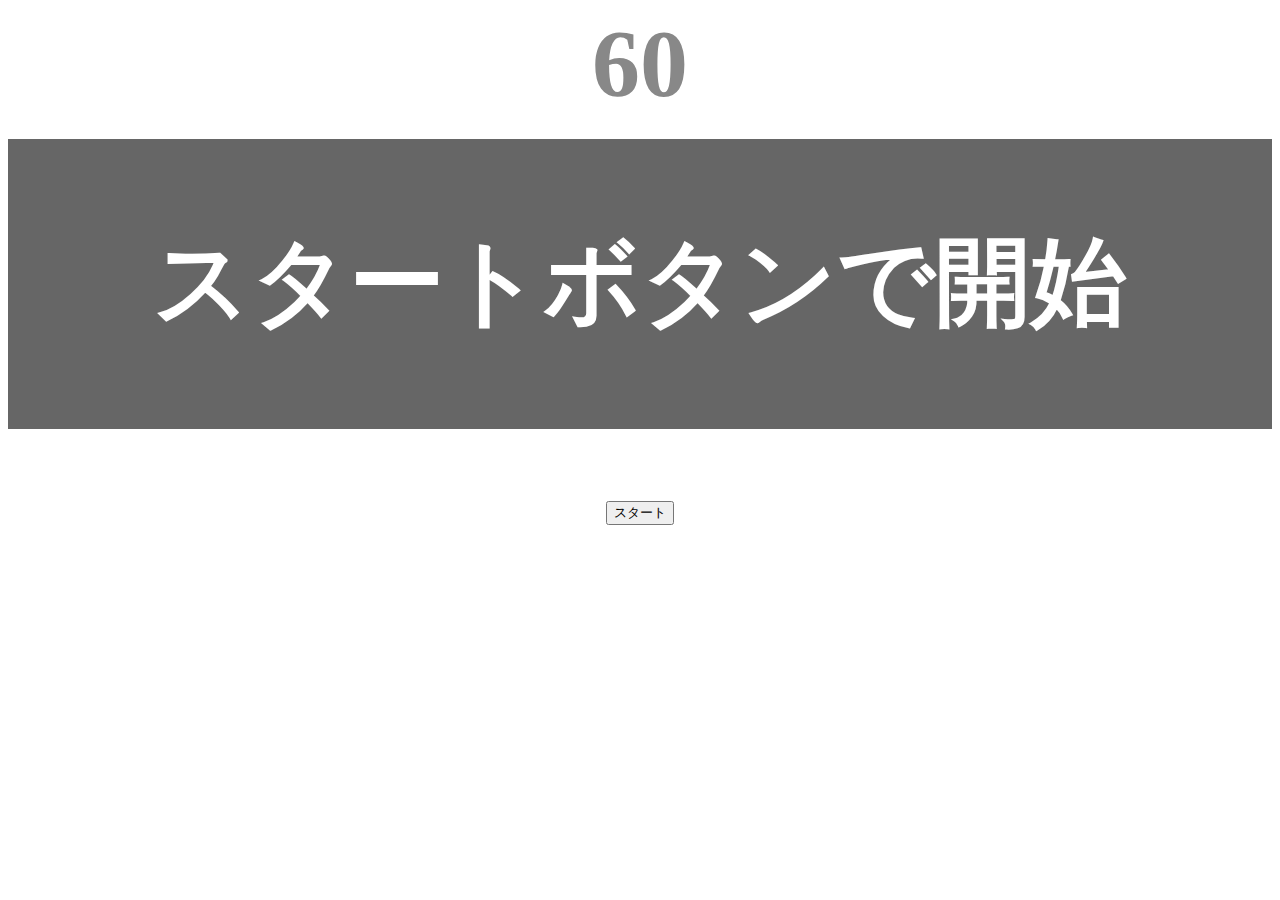
<file: kadai_001/index.html>
<!DOCTYPE html>
<html lang="ja">
<head>
  <meta charset="UTF-8">
  <meta name="viewport" content="width=device-width, initial-scale=1.0">
  <meta name="description" content="【JavaScript応用編】簡易的なタイピングゲームです">
  <title>タイピングゲーム</title>
  <link rel="stylesheet" href="./style.css">
</head>
<body>

  <p id="count" class="count">60</p>
  <div id="wrap" class="wrap">
    <span id="typed" class="typed"></span><span id="untyped"></span>
  </div>
  <div id="typedCount"></div>
  <button id="start">スタート</button>

  <script type="text/javascript" src="./main.js"></script>
</body>
</html>
</file>
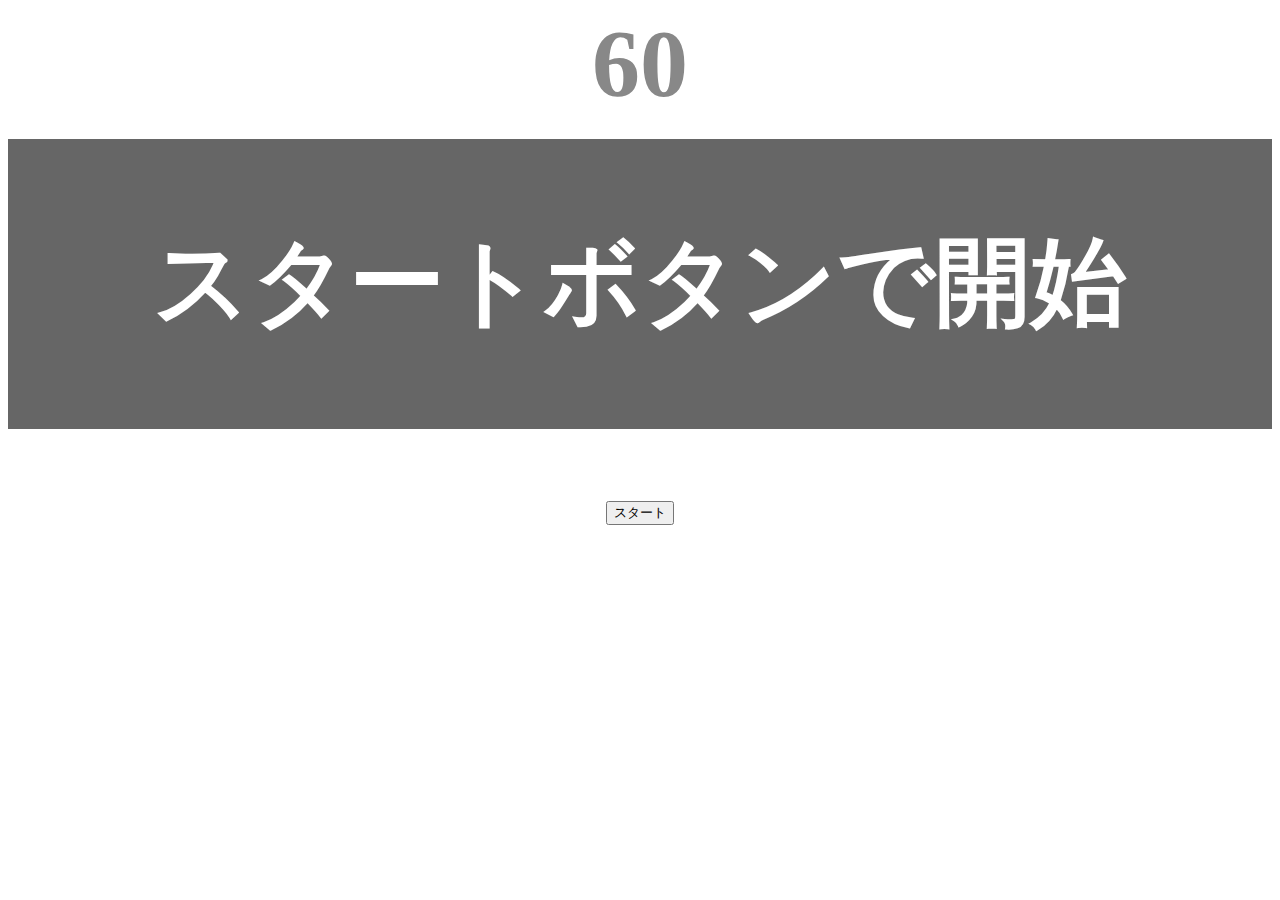
<file: kadai_002/index.html>
<!DOCTYPE html>
<html lang="ja">
<head>
  <meta charset="UTF-8">
  <meta name="viewport" content="width=device-width, initial-scale=1.0">
  <meta name="description" content="【JavaScript応用編】簡易的なタイピングゲームです">
  <title>タイピングゲーム</title>
  <link rel="stylesheet" href="./style.css">
</head>
<body>

  <p id="count" class="count">60</p>
  <div id="wrap" class="wrap">
    <span id="typed" class="typed"></span><span id="untyped"></span>
    <div id="timeup">タイムアップ！</div>
  </div>
  <div id="typedCount"></div>
  <button id="start">スタート</button>
  
  <script type="text/javascript" src="./main.js"></script>
</body>
</html>
</file>
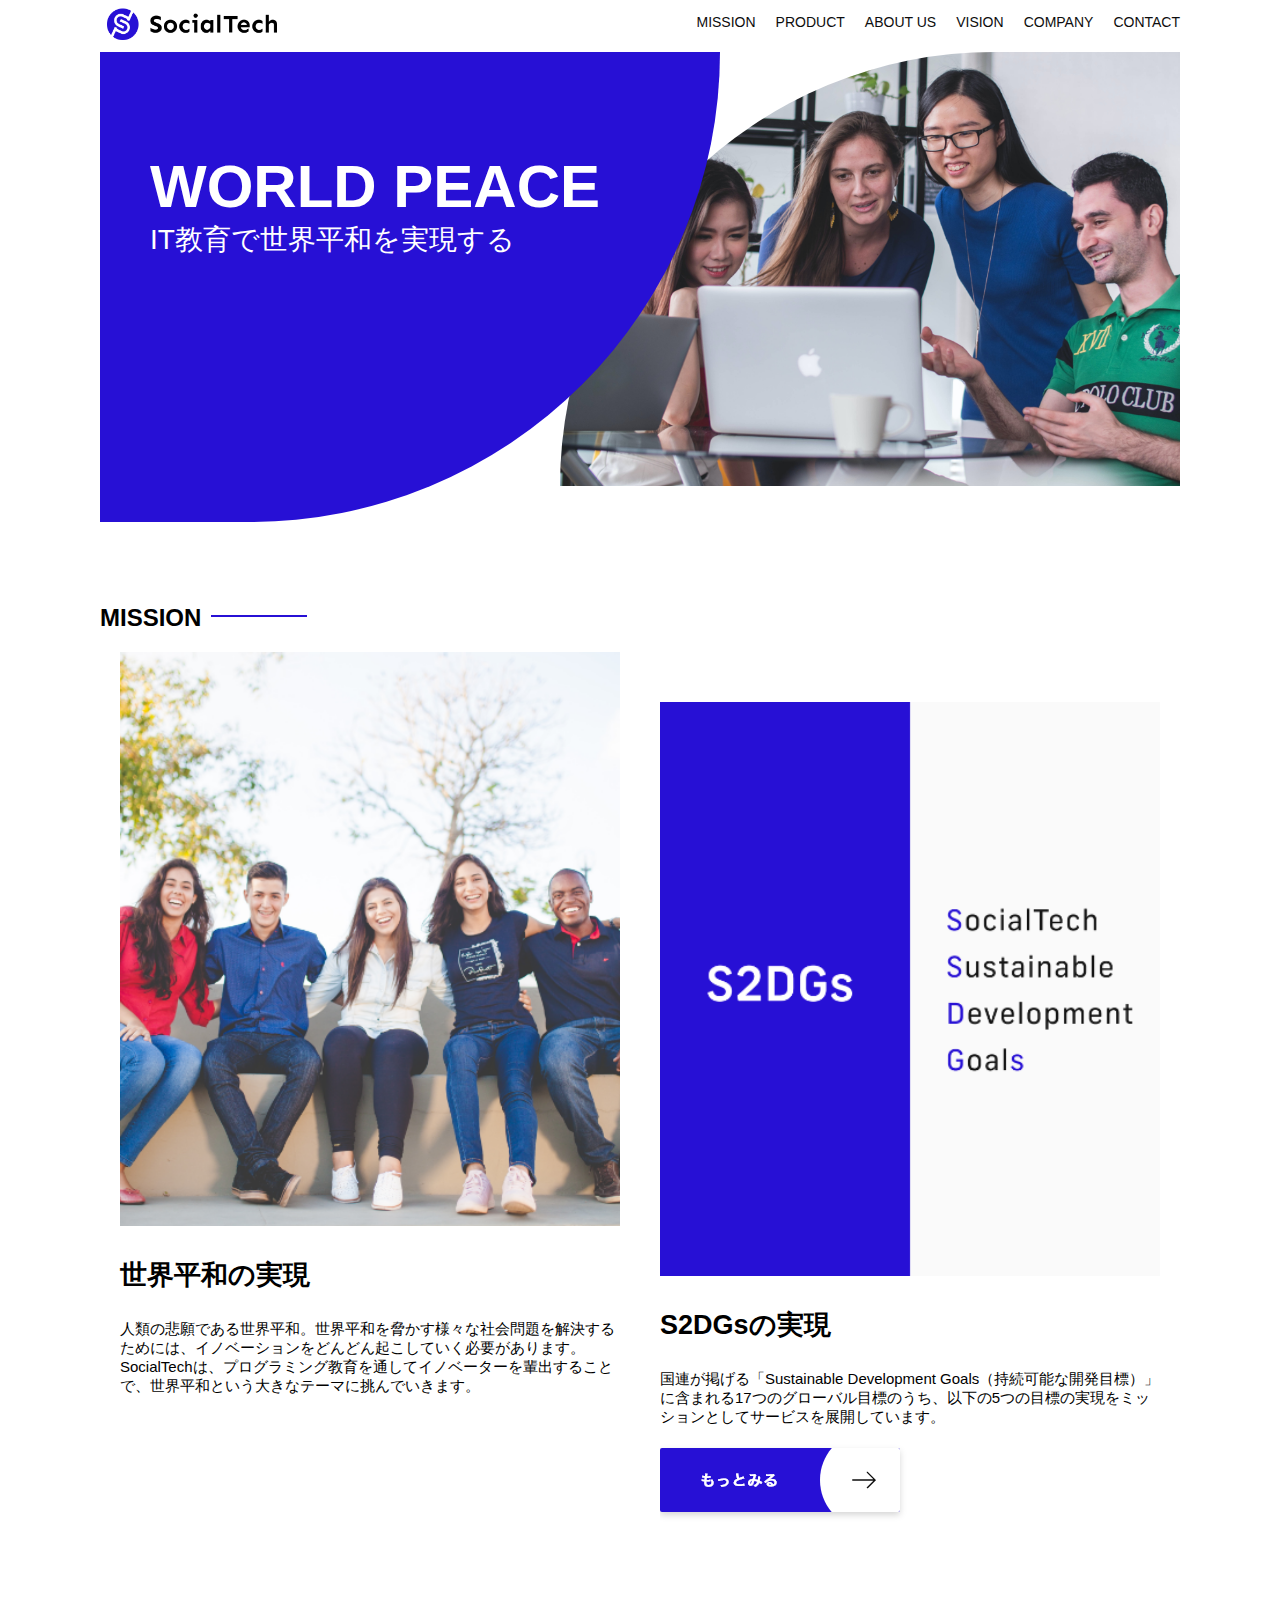
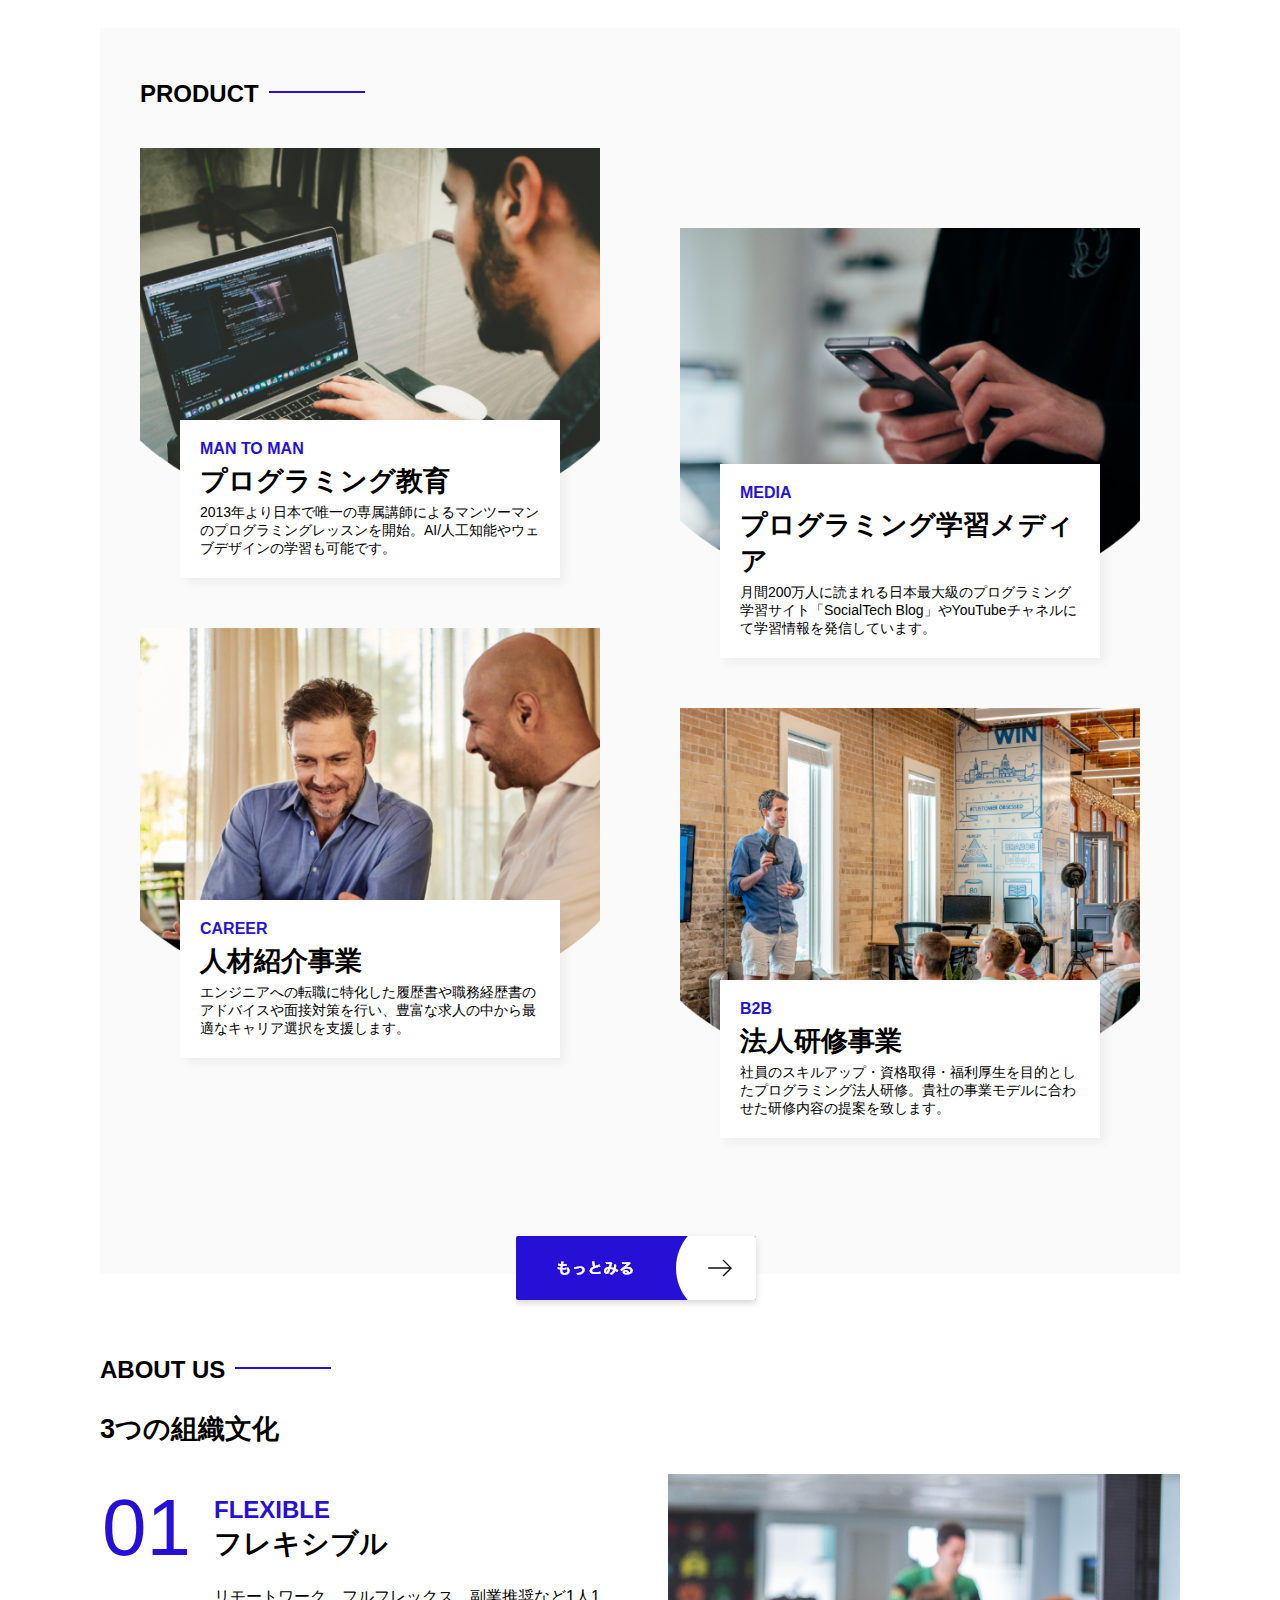
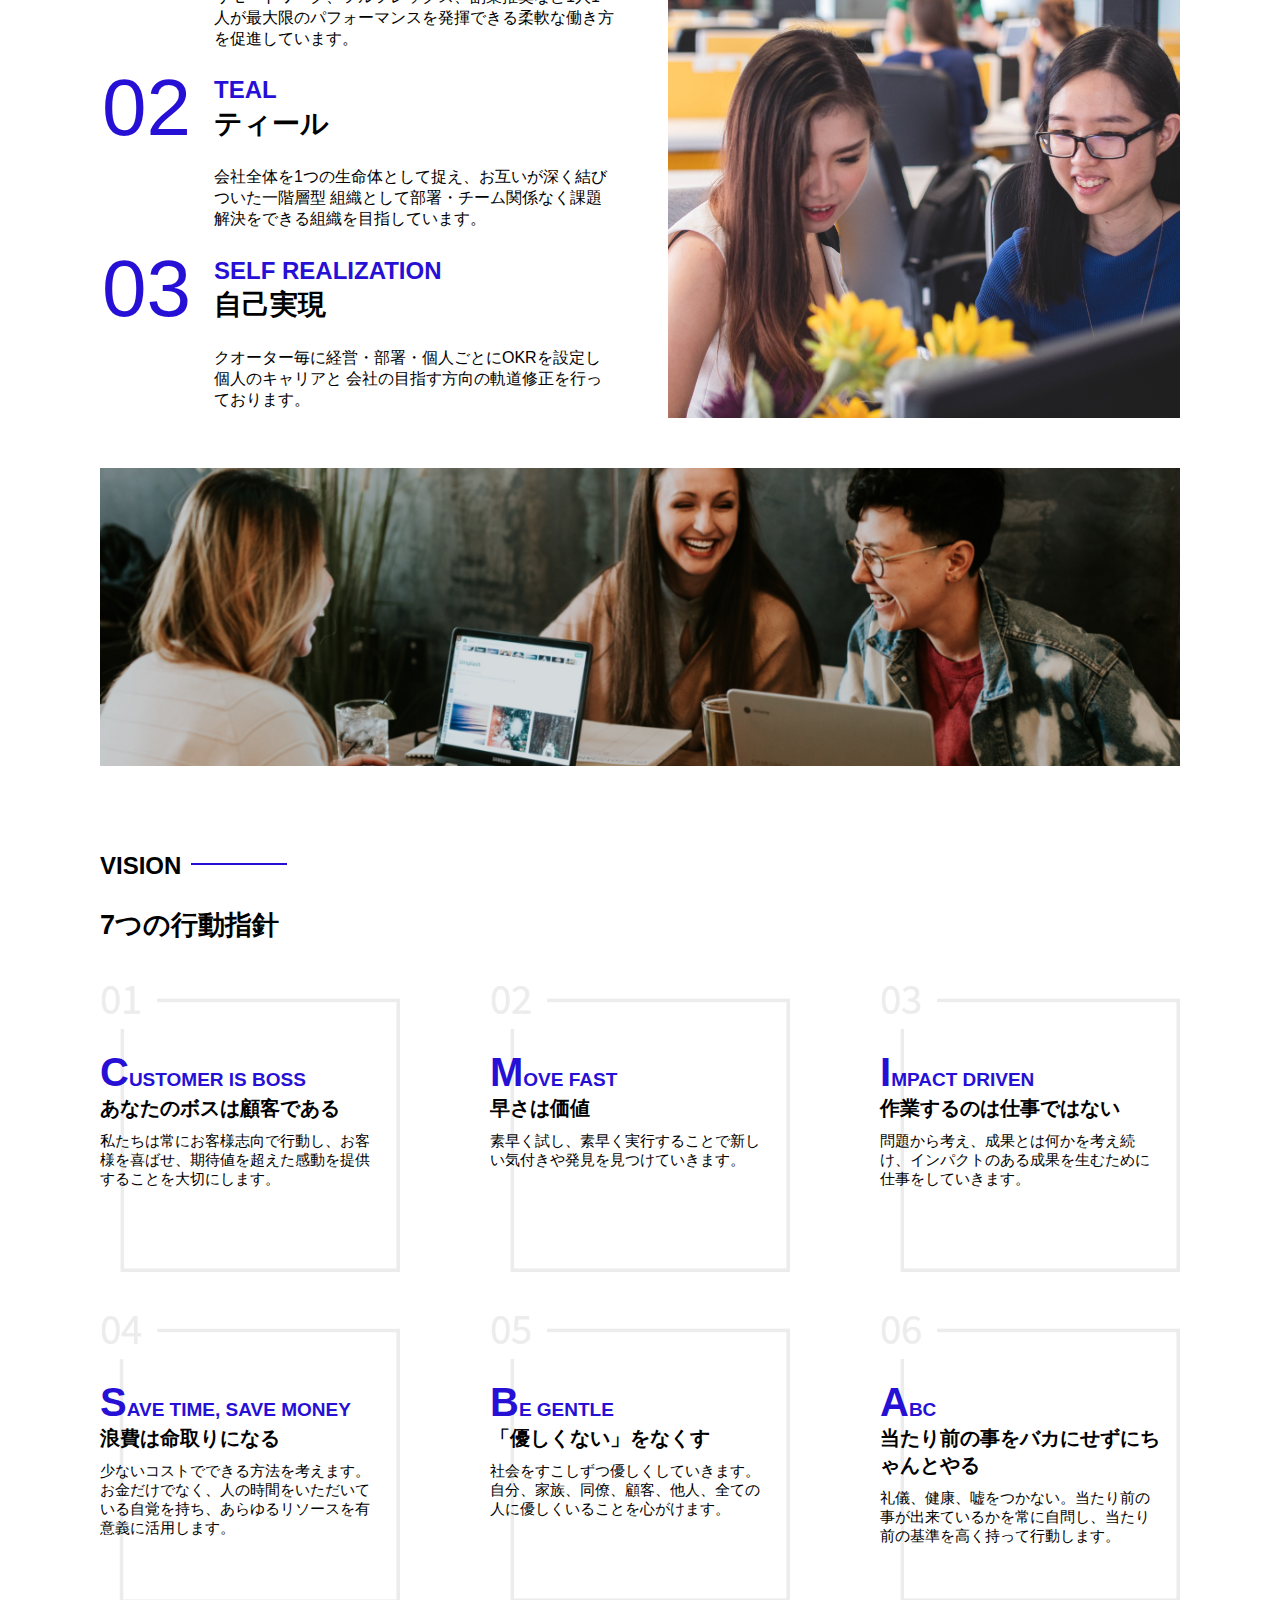
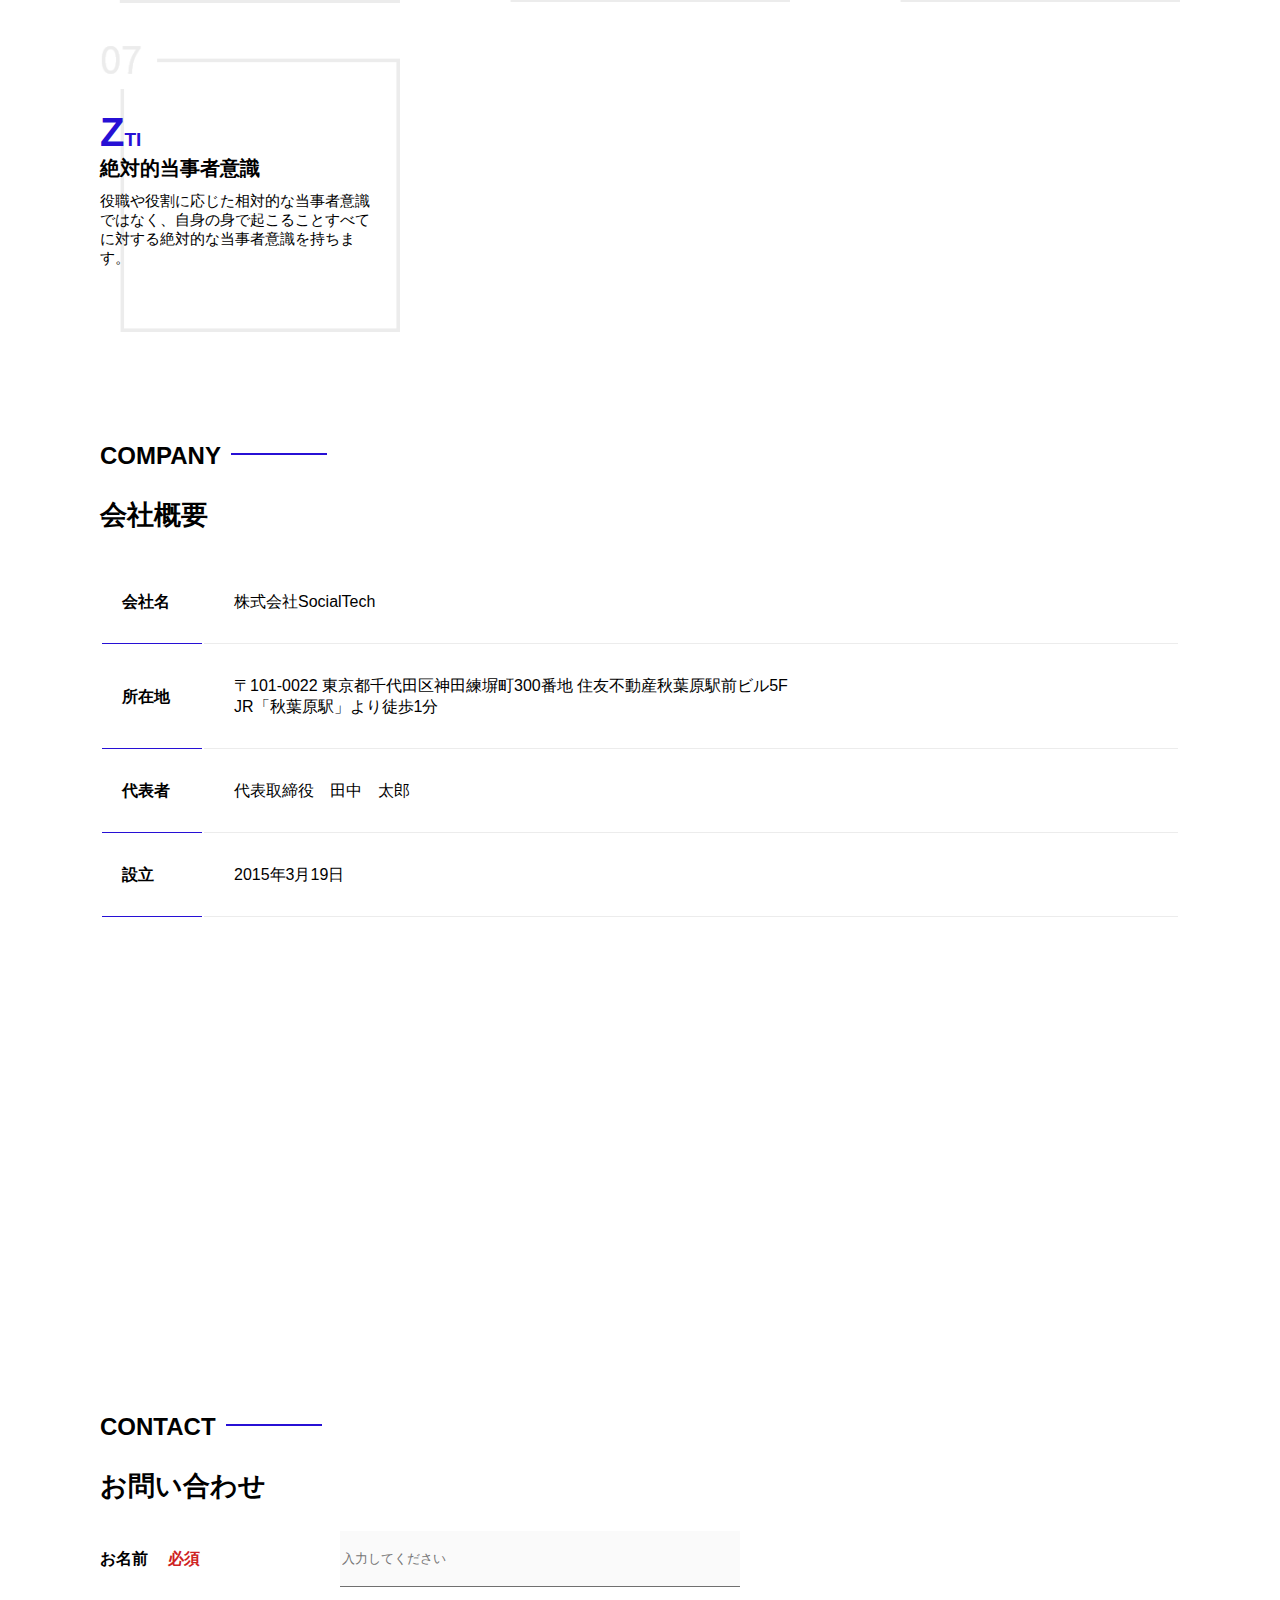
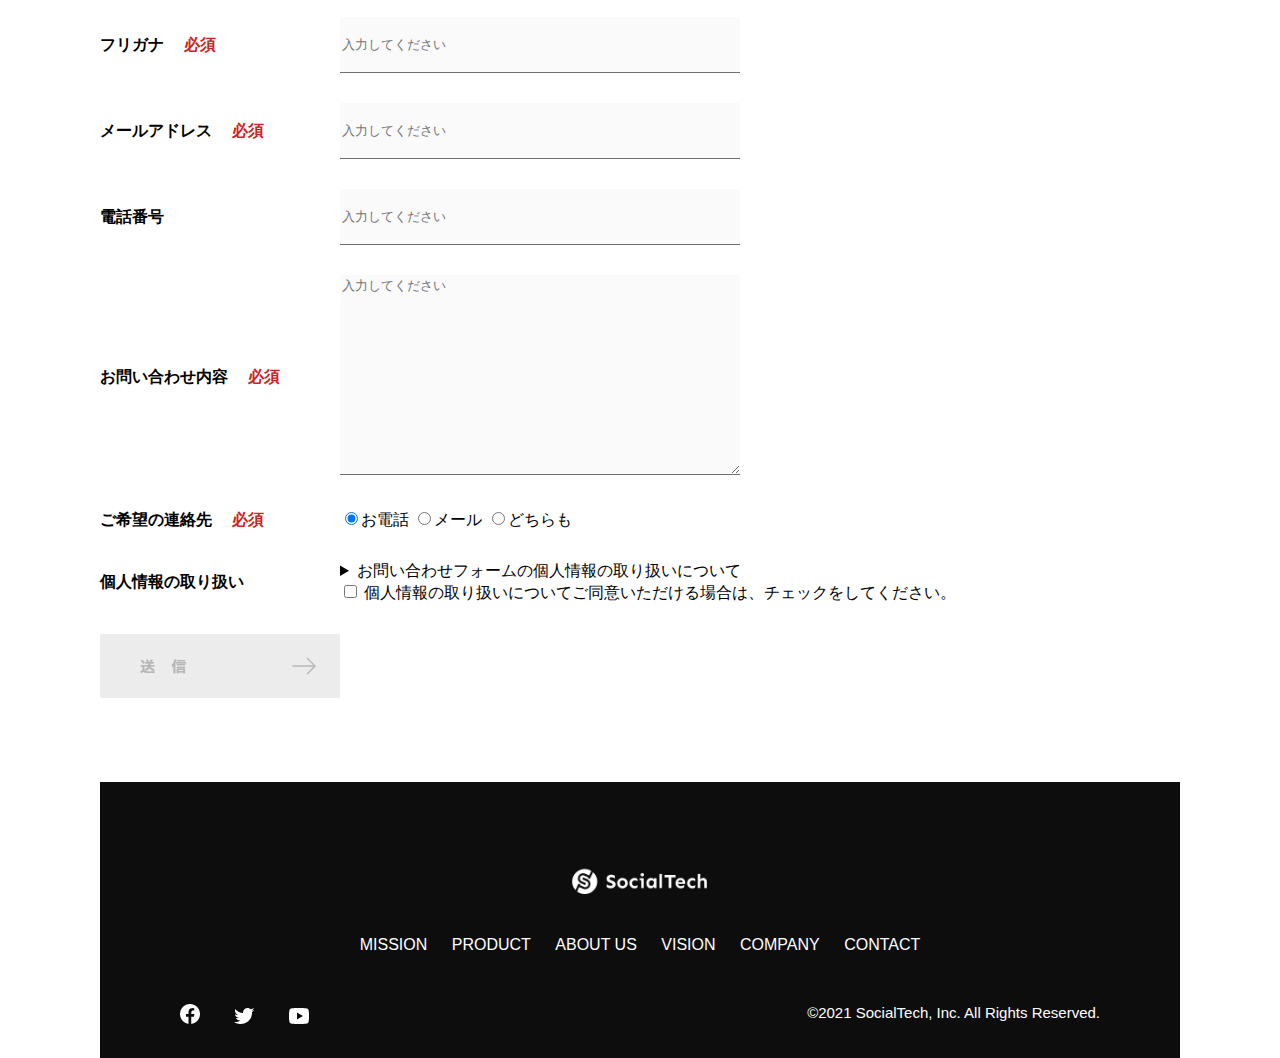
<file: kadai_tutorial_output/socialteck/index.html>
<!DOCTYPE html>
<html>
  <head>
    <title>SocialTech</title>
    <meta charset="UTF-8">
    <meta name="descripion" content="SocialTechはEdTech業界のリーディングカンパニーを目指します。">
    <meta name="viewport" content="width=device-width, initial-scale=1.0">
    <link rel="stylesheet" href="./style.css">
  </head>

  <body>
    <!-- header -->
     <header>
      <a href="index.html" id="logo"><img src="images/logo.png" alt="トップページに戻る"></a>

      <!-- PC用ナビゲーション -->
     <nav id="nav-pc">
        <ul>
         <li><a href="mission.html">MISSION</a></li>
         <li><a href="product.html">PRODUCT</a></li>
         <li><a href="index.html#aboutus">ABOUT US</a></li>
         <li><a href="index.html#vision">VISION</a></li>
         <li><a href="index.html#company">COMPANY</a></li>
         <li><a href="index.html#contact">CONTACT</a></li>
        </ul>
    </nav>

       <!-- スマホ用メニューボタン -->
       <button id="menu-sp" onclick="document.getElementById('nav-sp').style.display = 'block'">
        <img src="images/button-menu.png" alt="ナビゲーションを開く">
      </button>

        <!-- スマホ用ナビゲーション -->
        <div id="nav-sp">
          <button id="close" onclick="document.getElementById('nav-sp').style.display = 'none'">
            <img src="images/button-close.png" alt="ナビゲーションを閉じる">
          </button>
  
          <nav>
            <ul>
              <li>
                <a id="logo-sp" href="index.html" onclick="document.getElementById('nav-sp').style.display = 'none'"><img src="images/logo-sp.png" alt="トップページに戻る"></a>
              </li>
              <li><a class="menu" href="mission.html" onclick="document.getElementById('nav-sp').style.display = 'none'">MISSION</a></li>
              <li><a class="menu" href="product.html" onclick="document.getElementById('nav-sp').style.display = 'none'">PRODUCT</a></li>
              <li><a class="menu" href="index.html#aboutus" onclick="document.getElementById('nav-sp').style.display = 'none'">ABOUT US</a></li>
              <li><a class="menu" href="index.html#vision" onclick="document.getElementById('nav-sp').style.display = 'none'">VISION</a></li>
              <li><a class="menu" href="index.html#company" onclick="document.getElementById('nav-sp').style.display = 'none'">COMPANY</a></li>
              <li><a class="menu" href="index.html#contact" onclick="document.getElementById('nav-sp').style.display = 'none'">CONTACT</a></li>
            </ul>
          </nav>
          <div id="sns">
            <a href="https://www.facebook.com/sejuku2013">
              <img src="images/button-facebook.png" alt="Facebookのリンク">
            </a>
            <a href="https://twitter.com/samuraijuku">
              <img src="images/button-twitter.png" alt="Twitterのリンク">
            </a>
            <a href="https://www.youtube.com/channel/UCCFOQO5aDK0xXam4cUQXT8g">
              <img src="images/button-youtube.png" alt="YouTubeのリンク">
            </a>
          </div>
        </div>
     </header>

     <main>
      <article>
   <!-- メインビジュアル -->
   <section id="main-visual">
    <div id="main-message">
        <h1>WORLD PEACE</h1>
        <p>IT教育で世界平和を実現する</p>
    </div>
    <img src="images/index/index-main.png" alt="PCの周りに集まる多国籍の仲間たち">
   </section>
        
        <!-- mission -->
        <section id="mission">
          <h2 class="index-h2">MISSION</h2>
          <div id="mission-flex">
            <div>
              <img id="mission-photo" src="images/index/index-mission.png" alt="屋外のベンチで写真を撮影する多国籍の仲間たち">
              <h3>世界平和の実現</h3>
              <p>
                人類の悲願である世界平和。世界平和を脅かす様々な社会問題を解決するためには、イノベーションをどんどん起こしていく必要があります。SocialTechは、プログラミング教育を通してイノベーターを輩出することで、世界平和という大きなテーマに挑んでいきます。
              </p>
            </div>
            <div>
               <img id="s2dgs" src="images/index/s2dgs.png" alt="S2DGs">
               <h3>S2DGsの実現</h3>
               <p>国連が掲げる「Sustainable Development Goals（持続可能な開発目標）」に含まれる17つのグローバル目標のうち、以下の5つの目標の実現をミッションとしてサービスを展開しています。</p>
               <a href="mission.html">
                 <img src="images/button-more.png" alt="もっとみる">
               </a>
            </div>
          </div>
        </section>

        <!-- product -->
         <section id="product">
          <h2 class="index-h2">PRODUCT</h2>
          <div class="product-flex">

            <div id="product-left">

              <div>
                <img class="product-photo" src="images/index/index-mantoman.png" alt="PCでコードを書く男性">
                <div class="product-explain">
                  <span>MAN TO MAN</span>
                  <h3>プログラミング教育</h3>
                  <p>2013年より日本で唯一の専属講師によるマンツーマンのプログラミングレッスンを開始。AI/人工知能やウェブデザインの学習も可能です。</p>
                </div>
              </div>
              <div>
                <img class="product-photo" src="images/index/index-career.png" alt="笑顔で話し合う2人の男性">
                <div class="product-explain">
                  <span>CAREER</span>
                  <h3>人材紹介事業</h3>
                  <p>エンジニアへの転職に特化した履歴書や職務経歴書のアドバイスや面接対策を行い、豊富な求人の中から最適なキャリア選択を支援します。</p>
                </div>
              </div>

            </div>

            <div id="product-right">

              <div>
                <img class="product-photo" src="images/index/index-media.png" alt="スマートフォンを操作する人">
                <div class="product-explain">
                  <span>MEDIA</span>
                  <h3>プログラミング学習メディア</h3>
                  <p>月間200万人に読まれる日本最大級のプログラミング学習サイト「SocialTech Blog」やYouTubeチャネルにて学習情報を発信しています。</p>
                </div>
              </div>
              <div>
                <img class="product-photo" src="images/index/index-b2b.png" alt="講演中の男性とそれを聴く人々">
                <div class="product-explain">
                  <span>B2B</span>
                  <h3>法人研修事業</h3>
                  <p>社員のスキルアップ・資格取得・福利厚生を目的としたプログラミング法人研修。貴社の事業モデルに合わせた研修内容の提案を致します。</p>
                </div>
              </div>
            </div>
          </div>
          <div id="product-more">
            <a href="product.html">
              <img src="images/button-more.png" alt="もっとみる">
            </a>
          </div>
         </section>

         <!-- ABOUT US -->
          <section id="aboutus">
            <h2 class="index-h2">ABOUT US</h2>
            <h3>3つの組織文化</h3>
            <div>

                <table class="culture-table">
                <tr>
                  <td class="culture-num">01</td>
                  <th><span class="culture-en">FLEXIBLE</span><br>フレキシブル</th>
                </tr>
                <tr>
                  <td>
                    <!--空のセル-->
                  </td>
                  <td class="culture-description">リモートワーク、フルフレックス、副業推奨など1人1人が最大限のパフォーマンスを発揮できる柔軟な働き方を促進しています。</td>
                </tr>
                <tr>
                  <td class="culture-num">02</td>
                  <th><span class="culture-en">TEAL</span><br>ティール</th>
                </tr>
                <tr>
                  <td>
                    <!--空のセル-->
                  </td>
                  <td class="culture-description">会社全体を1つの生命体として捉え、お互いが深く結びついた一階層型 組織として部署・チーム関係なく課題解決をできる組織を目指しています。</td>
                </tr>
                <tr>
                  <td class="culture-num">03</td>
                  <th><span class="culture-en">SELF REALIZATION</span><br>自己実現</th>
                </tr>
                <tr>
                  <td>
                    <!--空のセル-->
                  </td>
                  <td class="culture-description">クオーター毎に経営・部署・個人ごとにOKRを設定し個人のキャリアと 会社の目指す方向の軌道修正を行っております。</td>
                </tr>
              </table>
                <img class="culture-img" src="./images/index/index-aboutus1.png" alt="笑顔で話し合う2人の女性">
            </div>
            <img class="culture-img2" src="images/index/index-aboutus2.png" alt="笑顔で話し合う3人の男女">
          </section>

          <!-- VISION -->
           <section id="vision">
            <h2 class="index-h2">VISION</h2>
            <h3>7つの行動指針</h3>
            <div>
              <div class="vision-box">
                <img src="./images/index/vision-01.png" alt="01">
                <div>
                  <h4>CUSTOMER IS BOSS</h4>
                  <h5>あなたのボスは顧客である</h5>
                  <p>私たちは常にお客様志向で行動し、お客様を喜ばせ、期待値を超えた感動を提供することを大切にします。</p>
                </div>
              </div>

              <div class="vision-box">
                <img src="./images/index/vision-02.png" alt="02">
                <div>
                  <h4>MOVE FAST</h4>
                  <h5>早さは価値</h5>
                  <p>素早く試し、素早く実行することで新しい気付きや発見を見つけていきます。</p>
                </div>
              </div>

              <div class="vision-box">
                <img src="./images/index/vision-03.png" alt="03">
                <div>
                  <h4>IMPACT DRIVEN</h4>
                  <h5>作業するのは仕事ではない</h5>
                  <p>問題から考え、成果とは何かを考え続け、インパクトのある成果を生むために仕事をしていきます。</p>
                </div>
              </div>

              <div class="vision-box">
                <img src="./images/index/vision-04.png" alt="04">
                <div>
                  <h4>SAVE TIME, SAVE MONEY</h4>
                  <h5>浪費は命取りになる</h5>
                  <p>少ないコストでできる方法を考えます。お金だけでなく、人の時間をいただいている自覚を持ち、あらゆるリソースを有意義に活用します。</p>
                </div>
              </div>

              <div class="vision-box">
                <img src="./images/index/vision-05.png" alt="05">
                <div>
                  <h4>BE GENTLE</h4>
                  <h5>「優しくない」をなくす</h5>
                  <p>社会をすこしずつ優しくしていきます。自分、家族、同僚、顧客、他人、全ての人に優しくいることを心がけます。</p>
                </div>
              </div>

              <div class="vision-box">
                <img src="./images/index/vision-06.png" alt="06">
                <div>
                  <h4>ABC</h4>
                  <h5>当たり前の事をバカにせずにちゃんとやる</h5>
                  <p>礼儀、健康、嘘をつかない。当たり前の事が出来ているかを常に自問し、当たり前の基準を高く持って行動します。</p>
                </div>
              </div>

              <div class="vision-box">
                <img src="./images/index/vision-07.png" alt="07">
                <div>
                  <h4>ZTI</h4>
                  <h5>絶対的当事者意識</h5>
                  <p>役職や役割に応じた相対的な当事者意識ではなく、自身の身で起こることすべてに対する絶対的な当事者意識を持ちます。</p>
                </div>
              </div>

            </div>
           </section>

           <!-- COMPANY -->
            <section id="company">
              <h2 class="index-h2">COMPANY</h2>
              <h3>会社概要</h3>
                <table id="company-table">
                  <tr>
                    <th class="tableheader">会社名</th>
                    <td class="cell">株式会社SocialTech</td>
                  </tr>
                  <tr>
                    <th class="tableheader">所在地</th>
                    <td class="cell">〒101-0022 東京都千代田区神田練塀町300番地 住友不動産秋葉原駅前ビル5F<br>JR「秋葉原駅」より徒歩1分</td>
                  </tr>
                  <tr>
                    <th class="tableheader">代表者</th>
                    <td class="cell">代表取締役　田中　太郎</td>
                  </tr>
                  <tr>
                    <th class="tableheader">設立</th>
                    <td class="cell">2015年3月19日</td>
                  </tr>
                </table>
                <iframe src="https://www.google.com/maps/embed?pb=!1m18!1m12!1m3!1d3240.0688540195165!2d139.7746526!3d35.6999232!2m3!1f0!2f0!3f0!3m2!1i1024!2i768!4f13.1!3m3!1m2!1s0x60188fee13660e23%3A0x77137876edf742ac!2z5L2P5Y-L5LiN5YuV55Sj56eL6JGJ5Y6f6aeF5YmN44OT44Or!5e0!3m2!1sja!2sjp!4v1721361179724!5m2!1sja!2sjp" 
                 style="border:0;" allowfullscreen="" loading="lazy" referrerpolicy="no-referrer-when-downgrade">
                </iframe>
            </section>

            <!-- お問い合わせフォーム -->
             <section id="contact">
              <h2 class="index-h2">CONTACT</h2>
              <h3>お問い合わせ</h3>

              <form>
                <div>
                  <div class="contact-heading">
                    <label class="contact-label">お名前<span class="contact-span">必須</span></label>
                  </div>
                  <div>
                    <input type="text" name="name" placeholder="入力してください" class="contact-textbox">
                  </div>
                </div>

                <div>
                  <div class="contact-heading">
                    <label class="contact-label">フリガナ<span class="contact-span">必須</span></label>
                  </div>
                  <div>
                    <input type="text" name="hurigana" placeholder="入力してください" class="contact-textbox">
                  </div>
                </div>

                <div>
                  <div class="contact-heading">
                    <label class="contact-label">メールアドレス<span class="contact-span">必須</span></label>
                  </div>
                  <div>
                    <input type="text" name="email" placeholder="入力してください" class="contact-textbox">
                  </div>
                </div>

                <div>
                  <div class="contact-heading">
                    <label class="contact-label">電話番号</label>
                  </div>
                  <div>
                    <input type="text" name="tel" placeholder="入力してください" class="contact-textbox">
                  </div>
                </div>

                <div>
                  <div class="contact-heading">
                    <label class="contact-label">お問い合わせ内容<span class="contact-span">必須</span></label>
                  </div>
                  <div>
                    <textarea name="message" class="contact-textarea" placeholder="入力してください"></textarea>
                  </div>
                </div>

                <div>
                  <div class="contact-heading">
                    <label class="contact-label">ご希望の連絡先<span class="contact-span">必須</span></label>
                  </div>
                  <div>
                    <input type="radio" value="tel" class="radiobutton" name="contact" checked><label>お電話</label>
                    <input type="radio" value="mail" class="radiobutton" name="contact"><label>メール</label>
                    <input type="radio" value="both" class="radiobutton" name="contact"><label>どちらも</label>
                  </div>
                </div>

                <div>
                  <div class="contact-heading">
                    <label class="contact-label">個人情報の取り扱い</label>
                  </div>
                  <div>
                    <details>
                      <summary>お問い合わせフォームの個人情報の取り扱いについて</summary>
                      <div>
                        <dl>
                          <dt>１．組織の名称又は氏名</dt>
                          <dd>株式会社SocialTech</dd>

                          <dt>２．個人情報保護管理者（若しくはその代理人）の氏名又は職名、所属及び連絡先</dt>
                          <dd>
                            <p>鈴木 一郎 コーポレート部</p>
                            <p>メールアドレス：samurai@example.com</p>
                            <p>TEL：03-1234-5678</p>
                          </dd>

                          <dt>３．個人情報の利用目的</dt>
                          <dd>
                            <ul>
                              <li>本サービス及び本サービスに関連する情報の提供又はそれらに関する連絡のため</li>
                              <li>ユーザーの本人確認のため</li>
                              <li>当社サービスのご案内のため</li>
                              <li>当社の商品等の広告または宣伝（電子メールによるものを含むものとします。）</li>
                            </ul>
                          </dd>

                          <dt>４．個人情報の取り扱い業務の委託</dt>
                          <dd>個人情報の取扱業務の全部または一部を外部に業務委託する場合があります。その際、弊社は、個人情報を適切に保護できる管理体制を敷き実行していることを条件として委託先を厳選したうえで、機密保持契約を委託先と締結し、お客様の個人情報を厳密に管理させます</dd>

                          <dt>５．個人情報の開示等の請求</dt>
                          <dd> お客様は、弊社に対してご自身の個人情報の開示等（利用目的の通知、開示、内容の訂正・追加・削除、利用の停止または消去、第三者への提供の停止）に関して、当社問合わせ窓口に申し出ることができます。<br>
                            その際、弊社はお客様ご本人を確認させていただいたうえで、合理的な期間内に対応いたします。<br>
                            なお、個人情報に関する弊社問合わせ先は、次の通りです。
                          </dd>
                          <dd>
                            <p>株式会社SocialTech　個人情報問合せ窓口</p>
                            <p>〒150-0043　東京都千代田区神田練塀町300番地 住友不動産秋葉原駅前ビル5F</p>
                            <p>メールアドレス：samurai@example.com　TEL：03-1234-5678</p>
                          </dd>

                          <dt>６．個人情報を提供されることの任意性について</dt>
                          <dd>お客様がご自身の個人情報を弊社に提供されるか否かは、お客様のご判断によりますが、もしご提供されない場合には、適切なサービスが提供できない場合がありますので予めご了承ください。</dd>
                        </dl>
                      </div>
                    </details>

                    <input type="checkbox" name="agree">
                    <span>個人情報の取り扱いについてご同意いただける場合は、チェックをしてください。</span>

                  </div>
                </div>
                  <input type="image" src="./images/button-submit.png" alt="送信する">
              </form>
             </section>
      </article>
     </main>

     <!-- footer -->
      <footer>
        <div id="footer-logo">
          <img src="./images/logo-sp.png" alt="SocialTech">
        </div>
        <div id="footer-link">
          <a href="mission.html">MISSION</a>
          <a href="product.html">PRODUCT</a>
          <a href="index.html#aboutus">ABOUT US</a>
          <a href="index.html#vision">VISION</a>
          <a href="index.html#company">COMPANY</a>
          <a href="index.html#contact">CONTACT</a>
        </div>
        <div id="sns-footer">
          <div class="sns-btns">
            <a href="https://www.facebook.com/sejuku2013"><img src="./images/button-facebook.png" alt="Facebookのリンク"></a>
            <a href="https://twitter.com/samuraijuku"><img src="./images/button-twitter.png" alt="Twitterのリンク"></a>
            <a href="https://www.youtube.com/channel/UCCFOQO5aDK0xXam4cUQXT8g"><img src="./images/button-youtube.png" alt="Youtubeのリンク"></a>
          </div>
          <p id="copyright">&copy;2021 SocialTech, Inc. All Rights Reserved.</p>
        </div>
      </footer>
  </body>
</html>
</file>
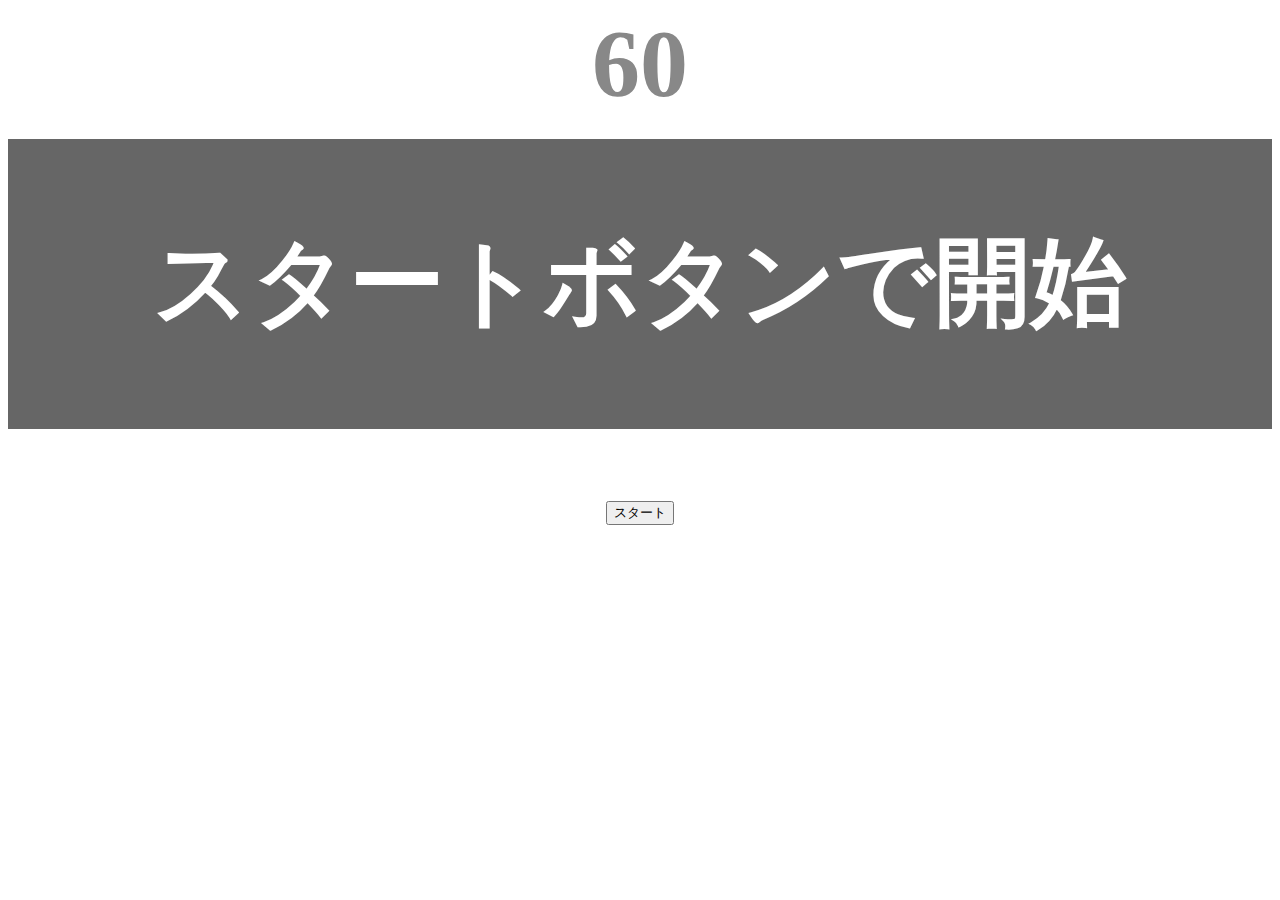
<file: kadai_tutorial_output/typing/index.html>
<!DOCTYPE html>
<html lang="ja">
<head>
  <meta charset="UTF-8">
  <meta name="viewport" content="width=device-width, initial-scale=1.0">
  <meta name="description" content="【JavaScript応用編】簡易的なタイピングゲームです">
  <title>タイピングゲーム</title>
  <link rel="stylesheet" href="./style.css">
</head>
<body>

  <p id="count" class="count">60</p>
  <div id="wrap" class="wrap">
    <span id="typed" class="typed"></span><span id="untyped"></span>
  </div>
  <button id="start">スタート</button>

  <script type="text/javascript" src="./main.js"></script>
</body>
</html>
</file>
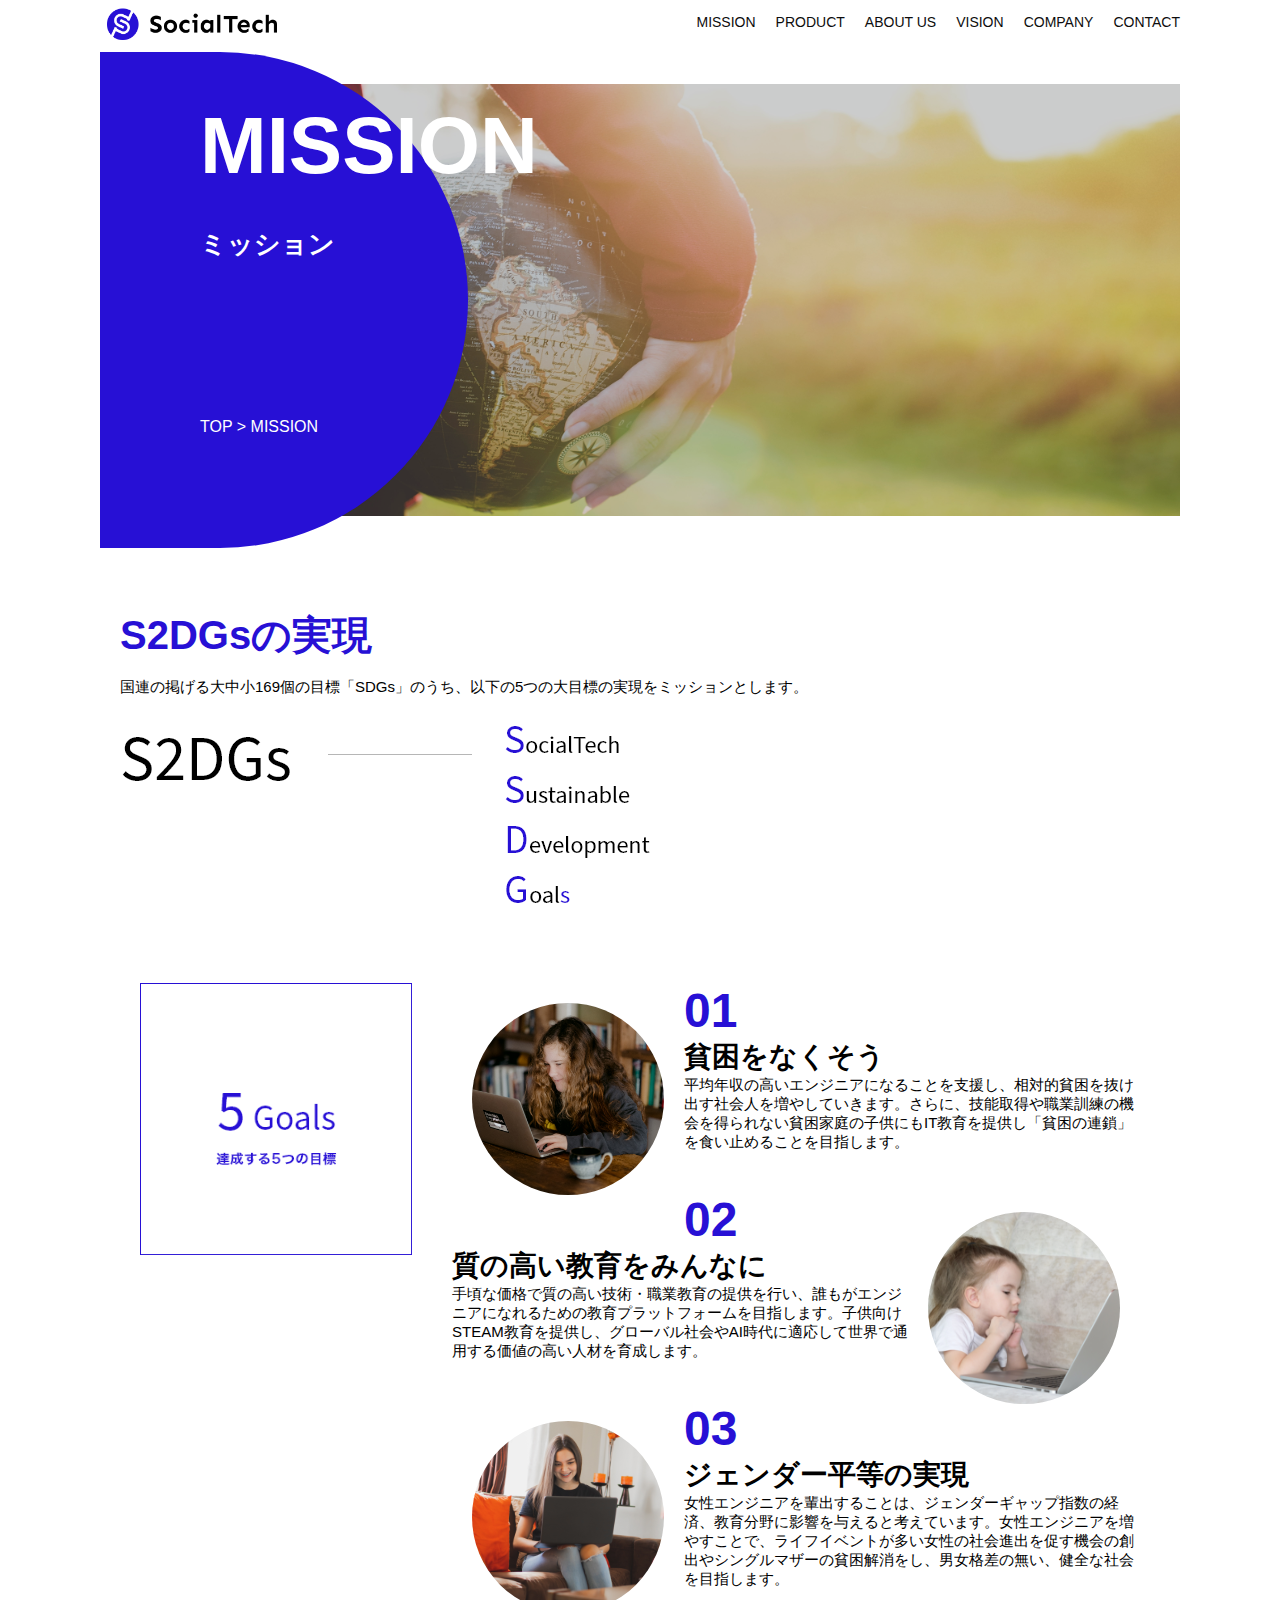
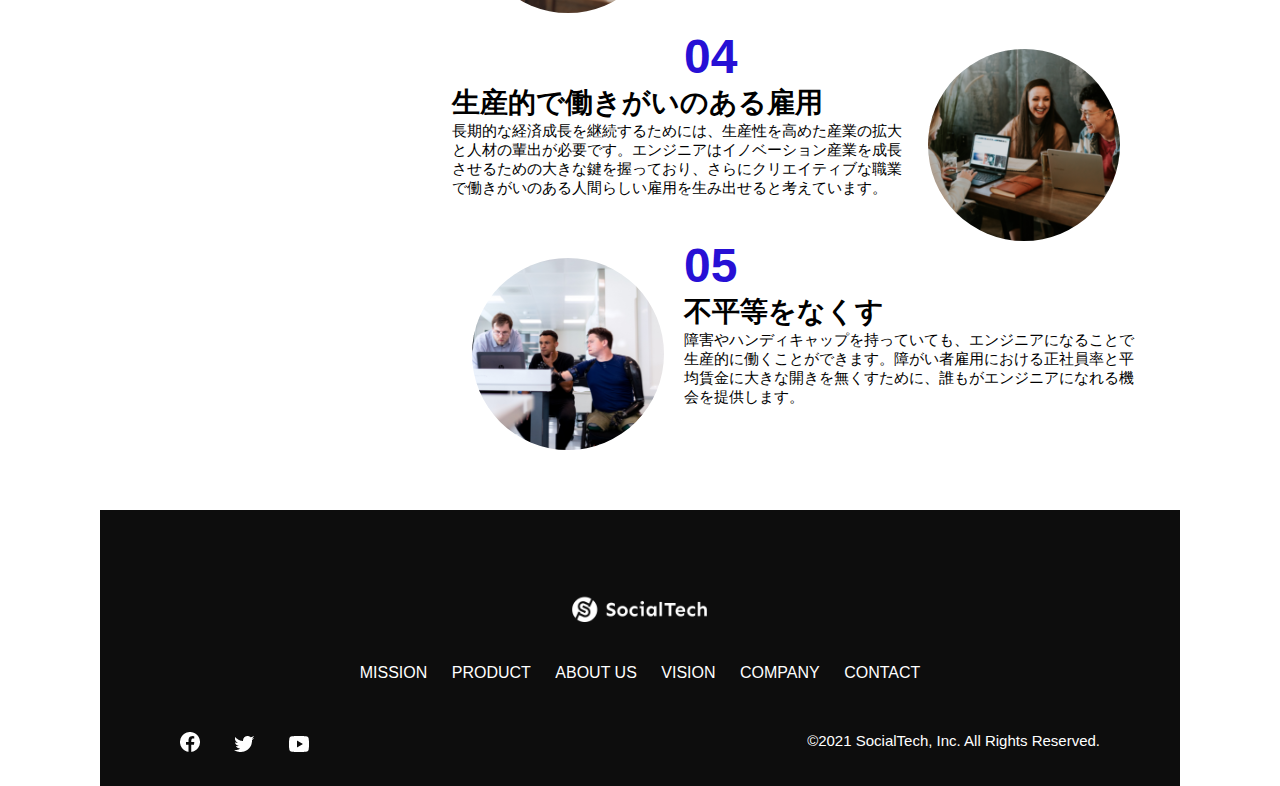
<file: kadai_tutorial_output/socialteck/mission.html>
<!DOCTYPE html>
<html lang="ja">
<head>
  <meta name="descripion" content="SocialTechが目指す5つの目標（S2DGs）を紹介します">
  <meta charset="UTF-8">
  <meta name="viewport" content="width=device-width, initial-scale=1.0">
  <link rel="stylesheet" href="./style.css">
  <title>SocialTech -MISSION ミッション-</title>
</head>
<body>

  <!-- ヘッダー -->
   <header>
    <a href="index.html" id="logo">
      <img src="images/logo.png" alt="トップページに戻る">
    </a>

    <!-- PC用ナビゲーション -->
    <nav id="nav-pc">
      <ul>
       <li><a href="mission.html">MISSION</a></li>
       <li><a href="product.html">PRODUCT</a></li>
       <li><a href="index.html#aboutus">ABOUT US</a></li>
       <li><a href="index.html#vision">VISION</a></li>
       <li><a href="index.html#company">COMPANY</a></li>
       <li><a href="index.html#contact">CONTACT</a></li>
      </ul>
    </nav>

      <!-- スマホ用メニューボタン -->
      <button id="menu-sp" onclick="document.getElementById('nav-sp').style.display = 'block'">
        <img src="images/button-menu.png" alt="ナビゲーションを開く">
      </button>

    <div id="nav-sp">
      <button id="close" onclick="document.getElementById('nav-sp').style.display = 'none'">
        <img src="images/button-close.png" alt="ナビゲーションを閉じる">
      </button>

      <nav>
        <ul>
          <li>
            <a id="logo-sp" href="index.html" onclick="document.getElementById('nav-sp').style.display = 'none'"><img src="images/logo-sp.png" alt="トップページに戻る"></a>
          </li>
          <li><a class="menu" href="mission.html" onclick="document.getElementById('nav-sp').style.display = 'none'">MISSION</a></li>
          <li><a class="menu" href="product.html" onclick="document.getElementById('nav-sp').style.display = 'none'">PRODUCT</a></li>
          <li><a class="menu" href="index.html#aboutus" onclick="document.getElementById('nav-sp').style.display = 'none'">ABOUT US</a></li>
          <li><a class="menu" href="index.html#vision" onclick="document.getElementById('nav-sp').style.display = 'none'">VISION</a></li>
          <li><a class="menu" href="index.html#company" onclick="document.getElementById('nav-sp').style.display = 'none'">COMPANY</a></li>
          <li><a class="menu" href="index.html#contact" onclick="document.getElementById('nav-sp').style.display = 'none'">CONTACT</a></li>
        </ul>
      </nav>
      <div id="sns">
        <a href="https://www.facebook.com/sejuku2013">
          <img src="images/button-facebook.png" alt="Facebookのリンク">
        </a>
        <a href="https://twitter.com/samuraijuku">
          <img src="images/button-twitter.png" alt="Twitterのリンク">
        </a>
        <a href="https://www.youtube.com/channel/UCCFOQO5aDK0xXam4cUQXT8g">
          <img src="images/button-youtube.png" alt="YouTubeのリンク">
        </a>
      </div>
    </div>
   </header>
  
   <main>
    <article>

      <section id="mission-main">
        <div class="mission-main-inner">
          <div id="mission-title">
            <h1>MISSION<br><span>ミッション</span></h1>
            <p>TOP > MISSION</p>
          </div>
        </div>
      </section>

      <section id="mission-s2dgs">
        <h2 class="mission-h2">S2DGsの実現</h2>
        <p>国連の掲げる大中小169個の目標「SDGs」のうち、以下の5つの大目標の実現をミッションとします。</p>
        <img src="./images/mission/mission-s2dgs.png" alt="S2DGs">
      </section>

      <section id="mission-five-goals">
        <div class="five-goals-image">
          <img src="./images/mission/mission-5goals.png" alt="5Goals">
        </div>
        <div class="five-goals-read">

          <div>
            <img src="./images/mission/mission-5goals01.png" alt="PCを操作する女の子" class="fivegoals-image-left">
            <span class="fivegoals-number">01</span>
            <h3 class="fivegoals-h3">貧困をなくそう</h3>
            <p class="fivegoals-p">平均年収の高いエンジニアになることを支援し、相対的貧困を抜け出す社会人を増やしていきます。さらに、技能取得や職業訓練の機会を得られない貧困家庭の子供にもIT教育を提供し「貧困の連鎖」を食い止めることを目指します。</p>
          </div>
          <div>
            <img src="./images/mission/mission-5goals02.png" alt="PCを見つめる小さい女の子" class="fivegoals-image-right">
            <span class="fivegoals-number">02</span>
            <h3 class="fivegoals-h3">質の高い教育をみんなに</h3>
            <p class="fivegoals-p">手頃な価格で質の高い技術・職業教育の提供を行い、誰もがエンジニアになれるための教育プラットフォームを目指します。子供向けSTEAM教育を提供し、グローバル社会やAI時代に適応して世界で通用する価値の高い人材を育成します。</p>
          </div>
          <div>
            <img src="./images/mission/mission-5goals03.png" alt="PCを操作する女性" class="fivegoals-image-left">
            <span class="fivegoals-number">03</span>
            <h3 class="fivegoals-h3">ジェンダー平等の実現</h3>
            <p class="fivegoals-p">女性エンジニアを輩出することは、ジェンダーギャップ指数の経済、教育分野に影響を与えると考えています。女性エンジニアを増やすことで、ライフイベントが多い女性の社会進出を促す機会の創出やシングルマザーの貧困解消をし、男女格差の無い、健全な社会を目指します。</p>
          </div>
          <div>
            <img src="./images/mission/mission-5goals04.png" alt="笑顔で話し合う3人の男女" class="fivegoals-image-right">
            <span class="fivegoals-number">04</span>
            <h3 class="fivegoals-h3">生産的で働きがいのある雇用</h3>
            <p class="fivegoals-p">長期的な経済成長を継続するためには、生産性を高めた産業の拡大と人材の輩出が必要です。エンジニアはイノベーション産業を成長させるための大きな鍵を握っており、さらにクリエイティブな職業で働きがいのある人間らしい雇用を生み出せると考えています。</p>
          </div>
          <div>
            <img src="./images/mission/mission-5goals05.png" alt="障害を持つ男性が生き生きと働く様子" class="fivegoals-image-left">
            <span class="fivegoals-number">05</span>
            <h3 class="fivegoals-h3">不平等をなくす</h3>
            <p class="fivegoals-p">障害やハンディキャップを持っていても、エンジニアになることで生産的に働くことができます。障がい者雇用における正社員率と平均賃金に大きな開きを無くすために、誰もがエンジニアになれる機会を提供します。</p>
          </div>

        </div>
      </section>

    </article>
   </main>
   
   <footer>
    <div id="footer-logo">
      <img src="./images/logo-sp.png" alt="SocialTech">
    </div>
    <div id="footer-link">
      <a href="mission.html">MISSION</a>
      <a href="product.html">PRODUCT</a>
      <a href="index.html#aboutus">ABOUT US</a>
      <a href="index.html#vision">VISION</a>
      <a href="index.html#company">COMPANY</a>
      <a href="index.html#contact">CONTACT</a>
    </div>
    <div id="sns-footer">
      <div class="sns-btns">
        <a href="https://www.facebook.com/sejuku2013"><img src="./images/button-facebook.png" alt="Facebookのリンク"></a>
        <a href="https://twitter.com/samuraijuku"><img src="./images/button-twitter.png" alt="Twitterのリンク"></a>
        <a href="https://www.youtube.com/channel/UCCFOQO5aDK0xXam4cUQXT8g"><img src="./images/button-youtube.png" alt="Youtubeのリンク"></a>
      </div>
      <p id="copyright">&copy;2021 SocialTech, Inc. All Rights Reserved.</p>
    </div>
  </footer>
</body>
</html>
</file>
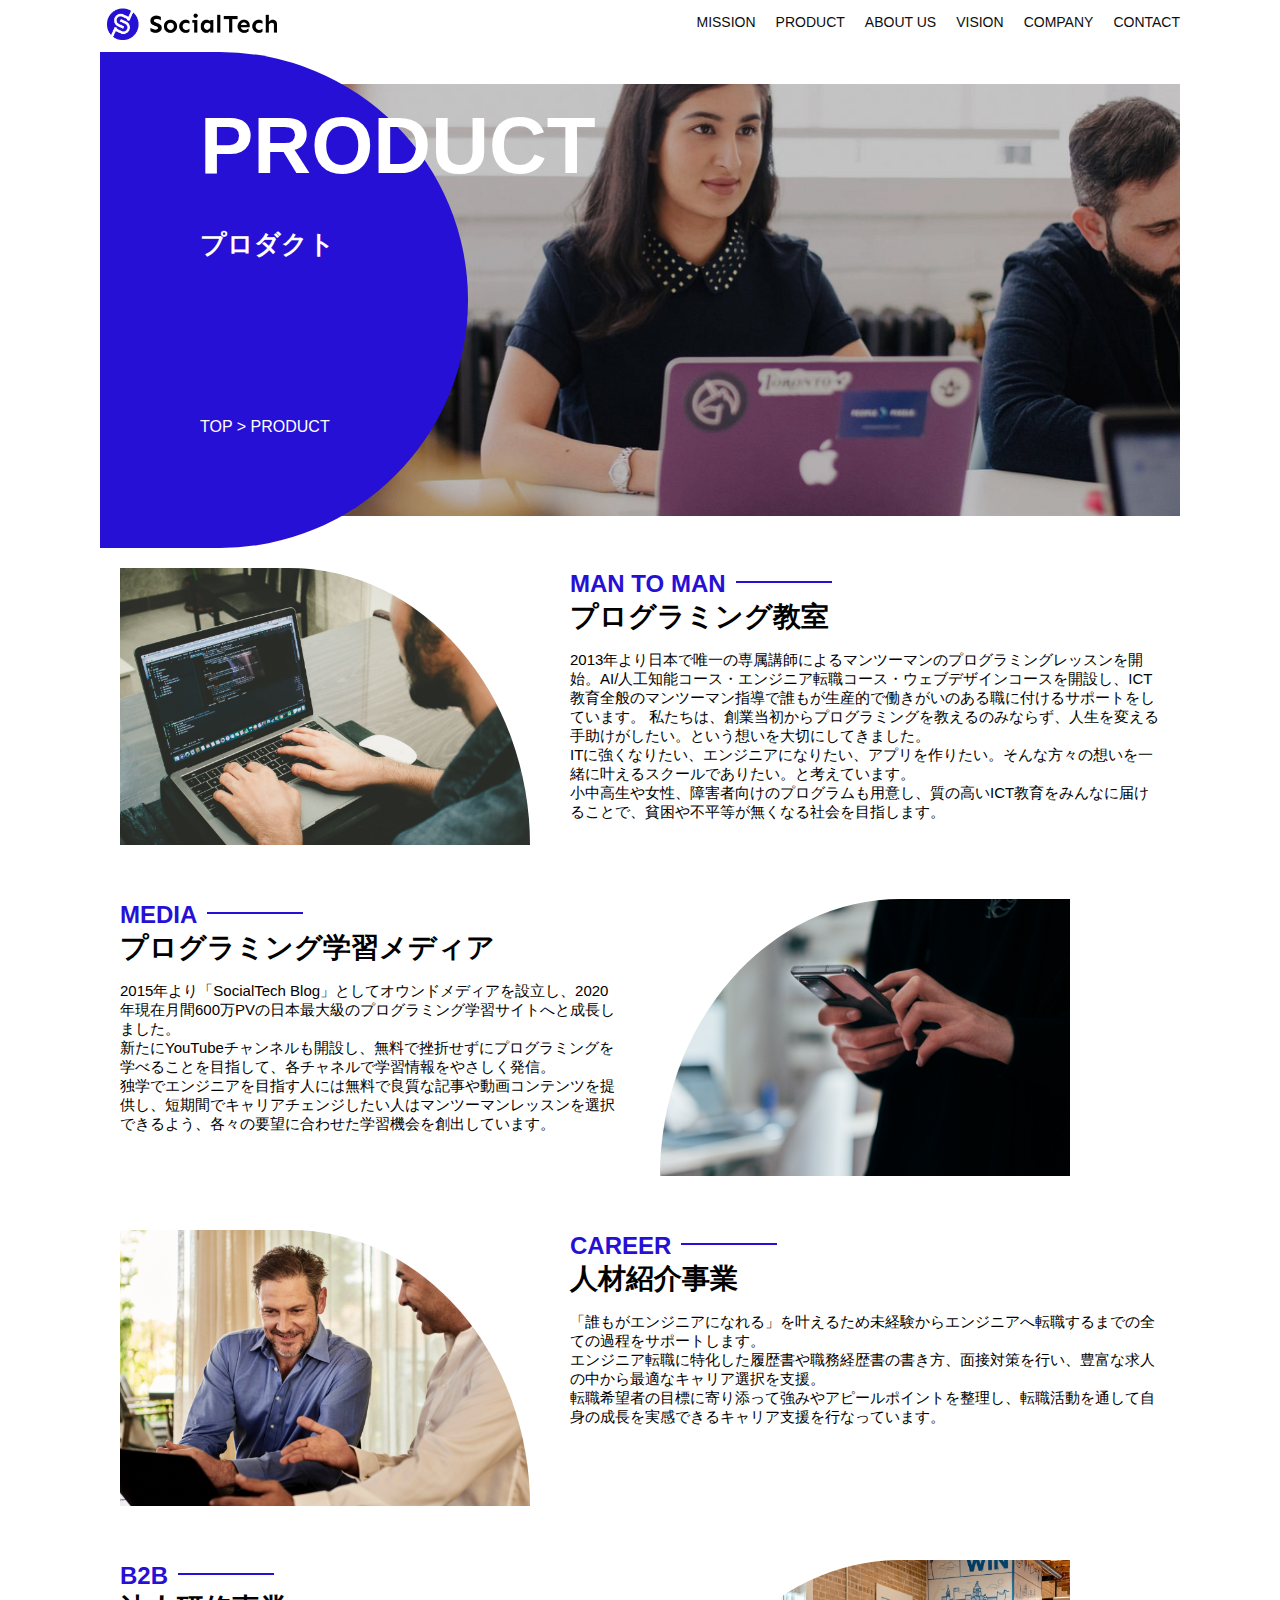
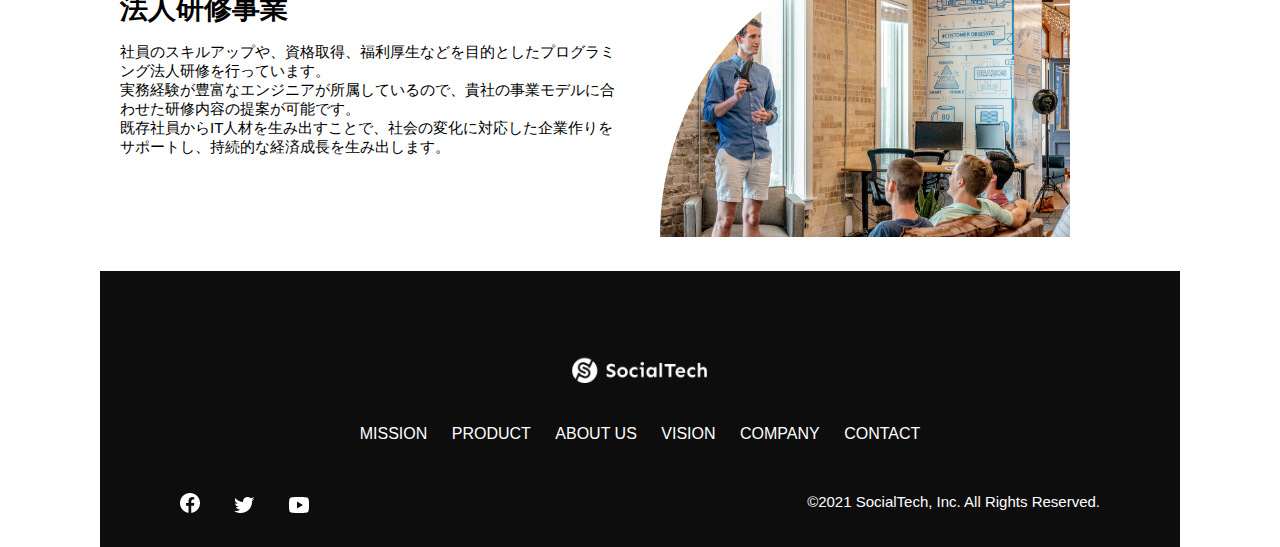
<file: kadai_tutorial_output/socialteck/product.html>
<!DOCTYPE html>
<html>
  <head>
    <title>SocialTech -PRODUCT プロダクト-</title>
    <meta charset="utf-8">
    <meta name="description" content="SocialTechの4つのプロダクトを紹介します">
    <meta name="viewport" content="width=device-width, initial-scale=1.0">
    <link rel="stylesheet" href="style.css">
  </head>

  <body>
    <!-- ヘッダー -->
    <header>
      <!-- ロゴ -->
      <a href="index.html" id="logo">
        <img src="images/logo.png" alt="トップページに戻る">
      </a>

      <!-- PC用ナビゲーション -->
      <nav id="nav-pc">
        <ul>
          <li><a href="mission.html">MISSION</a></li>
          <li><a href="product.html">PRODUCT</a></li>
          <li><a href="index.html#aboutus">ABOUT US</a></li>
          <li><a href="index.html#vision">VISION</a></li>
          <li><a href="index.html#company">COMPANY</a></li>
          <li><a href="index.html#contact">CONTACT</a></li>
        </ul>
      </nav>

      <!-- スマホ用メニューボタン -->
      <button id="menu-sp" onclick="document.getElementById('nav-sp').style.display = 'block'">
        <img src="images/button-menu.png" alt="ナビゲーションを開く">
      </button>

      <!-- スマホ用ナビゲーション -->
      <div id="nav-sp">
        <button id="close" onclick="document.getElementById('nav-sp').style.display = 'none'">
          <img src="images/button-close.png" alt="ナビゲーションを閉じる">
        </button>

        <nav>
          <ul>
            <li>
              <a id="logo-sp" href="index.html" onclick="document.getElementById('nav-sp').style.display = 'none'"><img src="images/logo-sp.png" alt="トップページに戻る"></a>
            </li>
            <li><a class="menu" href="mission.html" onclick="document.getElementById('nav-sp').style.display = 'none'">MISSION</a></li>
            <li><a class="menu" href="product.html" onclick="document.getElementById('nav-sp').style.display = 'none'">PRODUCT</a></li>
            <li><a class="menu" href="index.html#aboutus" onclick="document.getElementById('nav-sp').style.display = 'none'">ABOUT US</a></li>
            <li><a class="menu" href="index.html#vision" onclick="document.getElementById('nav-sp').style.display = 'none'">VISION</a></li>
            <li><a class="menu" href="index.html#company" onclick="document.getElementById('nav-sp').style.display = 'none'">COMPANY</a></li>
            <li><a class="menu" href="index.html#contact" onclick="document.getElementById('nav-sp').style.display = 'none'">CONTACT</a></li>
          </ul>
        </nav>
        <div id="sns">
          <a href="https://www.facebook.com/sejuku2013">
            <img src="images/button-facebook.png" alt="Facebookのリンク">
          </a>
          <a href="https://twitter.com/samuraijuku">
            <img src="images/button-twitter.png" alt="Twitterのリンク">
          </a>
          <a href="https://www.youtube.com/channel/UCCFOQO5aDK0xXam4cUQXT8g">
            <img src="images/button-youtube.png" alt="YouTubeのリンク">
          </a>
        </div>
      </div>
    </header>

    <main>
      <article>

        <section id="product-main">
          <div class="product-main-inner">
            <div id="product-title">
              <h1>PRODUCT<br><span>プロダクト</span></h1>
              <p>TOP > PRODUCT</p>
            </div>
          </div>
        </section>
        
        <section class="product-section product-section-left">
          <div class="product-section-img">
            <img src="./images/product/product-mantoman.png" alt="PCでコードを書く男性">
          </div>
          <div class="product-read">
            <h2 class="product-h2">MAN TO MAN</h2>
            <h3 class="product-h3">プログラミング教室</h3>
            <p>
              2013年より日本で唯一の専属講師によるマンツーマンのプログラミングレッスンを開始。AI/人工知能コース・エンジニア転職コース・ウェブデザインコースを開設し、ICT教育全般のマンツーマン指導で誰もが生産的で働きがいのある職に付けるサポートをしています。 私たちは、創業当初からプログラミングを教えるのみならず、人生を変える手助けがしたい。という想いを大切にしてきました。<br>ITに強くなりたい、エンジニアになりたい、アプリを作りたい。そんな方々の想いを一緒に叶えるスクールでありたい。と考えています。<br>小中高生や女性、障害者向けのプログラムも用意し、質の高いICT教育をみんなに届けることで、貧困や不平等が無くなる社会を目指します。
            </p>
          </div>
        </section>

        <section class="product-section product-section-right">
          <div class="product-read">
            <h2 class="product-h2">MEDIA</h2>
            <h3 class="product-h3">プログラミング学習メディア</h3>
            <p>2015年より「SocialTech Blog」としてオウンドメディアを設立し、2020年現在月間600万PVの日本最大級のプログラミング学習サイトへと成長しました。<br>新たにYouTubeチャンネルも開設し、無料で挫折せずにプログラミングを学べることを目指して、各チャネルで学習情報をやさしく発信。<br>独学でエンジニアを目指す人には無料で良質な記事や動画コンテンツを提供し、短期間でキャリアチェンジしたい人はマンツーマンレッスンを選択できるよう、各々の要望に合わせた学習機会を創出しています。</p>
          </div>
          <div class="product-section-img">
            <img src="./images/product/product-media.png" alt="スマートフォンを操作する人">
          </div>
        </section>

        <section class="product-section product-section-left">
          <div class="product-section-img">
            <img src="./images/product/product-career.png" alt="笑顔で話し合う2人の男性">
          </div>
          <div class="product-read">
            <h2 class="product-h2">CAREER</h2>
            <h3 class="product-h3">人材紹介事業
            </h3>
            <p>
              「誰もがエンジニアになれる」を叶えるため未経験からエンジニアへ転職するまでの全ての過程をサポートします。<br>エンジニア転職に特化した履歴書や職務経歴書の書き方、面接対策を行い、豊富な求人の中から最適なキャリア選択を支援。<br>転職希望者の目標に寄り添って強みやアピールポイントを整理し、転職活動を通して自身の成長を実感できるキャリア支援を行なっています。<br>
            </p>
          </div>
        </section>

        <section class="product-section product-section-right">
          <div class="product-read">
            <h2 class="product-h2">B2B</h2>
            <h3 class="product-h3">法人研修事業</h3>
            <p>社員のスキルアップや、資格取得、福利厚生などを目的としたプログラミング法人研修を行っています。<br>実務経験が豊富なエンジニアが所属しているので、貴社の事業モデルに合わせた研修内容の提案が可能です。<br>既存社員からIT人材を生み出すことで、社会の変化に対応した企業作りをサポートし、持続的な経済成長を生み出します。</p>
          </div>
          <div class="product-section-img">
            <img src="./images/product/product-b2b.png" alt="講演中の男性とそれを聴く人々">
          </div>
        </section>

      </article>
    </main>

    <footer>
      <div id="footer-logo">
        <img src="images/logo-sp.png" alt="SocialTech">
      </div>
      <div id="footer-link">
        <a href="mission.html">MISSION</a>
        <a href="product.html">PRODUCT</a>
        <a href="index.html#aboutus">ABOUT US</a>
        <a href="index.html#vision">VISION</a>
        <a href="index.html#company">COMPANY</a>
        <a href="index.html#contact">CONTACT</a>
      </div>
      <div id="sns-footer">
        <div class="sns-btns">
          <a href="https://www.facebook.com/sejuku2013"><img src="images/button-facebook.png" alt="Facebookのリンク"></a>
          <a href="https://twitter.com/samuraijuku"><img src="images/button-twitter.png" alt="Twitterのリンク"></a>
          <a href="https://www.youtube.com/channel/UCCFOQO5aDK0xXam4cUQXT8g"><img src="images/button-youtube.png" alt="YouTubeのリンク"></a>
        </div>
        <p id="copyright">&copy;2021 SocialTech, Inc. All Rights Reserved.</p>
      </div>
    </footer>
    
  </body>
</html>
</file>
<file: kadai_001/style.css>
body {
  font-size: 6em;
  text-align: center;
}

.count {
  margin: 0;
  font-weight: bold;
  color: #888;
}

.wrap {
  margin-top: 20px;
  padding: 80px 40px;
  background-color: #666;
  font-weight: bold;
  color: #fff;
}

.typed {
  color: lightgreen;
}

.mistyped {
  background-color: red;
}

/* 正タイピングカウントを初期値は表示しない */
#typedCount{
  display: none;
  color: #888;
  font-size: 4rem;
  margin-top: 20px;
}
</file>
<file: kadai_002/style.css>
body {
  font-size: 6em;
  text-align: center;
}

.count {
  margin: 0;
  font-weight: bold;
  color: #888;
}

.wrap {
  margin-top: 20px;
  padding: 80px 40px;
  background-color: #666;
  font-weight: bold;
  color: #fff;
}

.typed {
  color: lightgreen;
}

.mistyped {
  background-color: red;
}

/* 正タイピングカウントを初期値は表示しない */
#typedCount{
  display: none;
  color: #888;
  font-size: 4rem;
  margin-top: 20px;
}

#timeup {
  display: none;
}
</file>
<file: kadai_tutorial_output/socialteck/style.css>
* {
  box-sizing: border-box;
}

p {
  font-size: 15px;
}

body {
  max-width: 1080px;
  margin: 0 auto 0 auto;
  font-family: "Source Sans Pro", "Hiragino Kaku Gothic ProN", Meiryo, Arial, sans-serif;
}

/* ヘッダー */
header {
  display: flex;
  justify-content: space-between;
}

 /* ナビゲーションのレイアウト */
 #nav-pc {
  font-size: 14px;
}

#nav-pc ul {
  display: flex;
  padding-left: 0;
}

#nav-pc li {
  list-style: none;
}

/* ナビゲーションのリンクの装飾設定 */
#nav-pc a {
  text-decoration: none;
  margin-left: 20px;
  color: #0d0d0d;
}

#nav-pc a:hover {
  text-decoration: underline;
}

  /* スマホ用ナビを非表示 */
  #nav-sp,
  #menu-sp {
    display: none;
  }

 /* メインビジュアル*/
 #main-visual {
  position: relative;
  height: 470px;
}

#main-message {
  position: absolute;
  top: 0;
  left: 0;
  background-color: #2710d5;
  color: #ffffff;
  border-radius: 0 0 476px 0;
  max-width: 620px;
  height: 100%;
  width: 100%;
  z-index: 11;
}

#main-message > h1 {
  font-size: 60px;
  margin: 100px 0 0 50px;
}
#main-message > p { 
  font-size: 28px;
  margin: 0 0 0 50px;
}

#main-visual > img {
  max-width: 620px;
  border-radius: 476px 0 0 0;
  position: absolute;
  top: 0;
  right: 0;
  z-index: 10;
}

 /* 見出し */
 h2 {
  margin: 40px 0 0 0;
}

h2::after {
  content: url("images/line.png");
  margin-left: 10px;
}

h3 {
  font-size: 27px;
}

 /* ミッション */
 #mission {
  margin: 80px auto 80px auto;
}

#mission-flex {
  display: flex;
}

#mission-flex > div {
  width: 50%;
  margin: 20px;
}

#mission-photo {
  width: 100%;
}

#s2dgs {
  margin-top: 50px;
  width: 100%;
}


 /* プロダクト */
 #product {
  background-color: #fafafa;
  margin: 80px 0 80px 0;
  padding: 10px 40px 0px 40px;
}

/* 外枠 */
#product .product-flex {
  margin-top: 40px;
  display: flex;
}

/* 左のカラム */
#product-left {
  width: 50%;
  margin-right: 20px;
}

/* 右のカラム */
#product-right {
  width: 50%;
  margin-left: 20px;
  margin-top: 80px;
}

/* 画像＋説明の枠 */
#product-left > div {
  position: relative;
  height: 480px;
  margin-right: 20px;
}
#product-right > div {
  position: relative;
  height: 480px;
  margin-left: 20px;
}

/* 画像 */
.product-photo {
  width: 100%;
}

/* 説明文の枠 */
.product-explain {
  background-color: #ffffff;
  position: absolute;
  left: 0;
  bottom: 50px;
  margin: 0 40px 0 40px;
  padding: 20px;
  box-shadow: 5px 5px 10px rgba(0, 0, 0, 0.05);
}

/* 説明文の英語 */
.product-explain > span {
  color: #2710d5;
  font-weight: bold;
  font-size: 16px;
  margin: 0;
}

/* 説明文の見出し */
.product-explain > h3 {
  margin: 5px 0 5px 0;
}

/* 説明文 */
.product-explain > p {
  font-size: 14px;
  margin: 0;
}

/* もっと見るボタン */
#product-more {
  text-align: center;
}

#product-more a {
  position: relative;
  bottom: -42px;
}

/* about us css */
#aboutus {
  margin: 80px auto 80px auto;
}

#aboutus > div {
  display: flex;
}

.culture-img {
  width: 50%;
  align-self: flex-start;
}

.culture-img2{
 margin-top: 50px;
 width: 100%; 
}

.culture-table{
  margin-right: 50px;
}

.culture-num {
  font-size: 80px;
  color: #2710d5;
  padding: 0 20px 0 0 ;
}

.culture-table th {
  text-align: left;
  font-size: 28px;
  font-weight: bold;
}

.culture-en {
  color: #2710d5;
  font-size: 24px;
}

.culture-description {
  margin: 0;
}

/* VISION css */
#vision {
  margin: 80px auto 80px auto;
}

#vision > div {
  display: flex;
  justify-content: space-between;
  flex-wrap: wrap;
}

.vision-box {
  width: 300px;
  height: 300px;
  margin-bottom: 30px;
  position: relative;
}

.vision-box > img {
  width: 100%;
  position: relative;
  z-index: 30;
}

.vision-box > div {
  position: absolute;
  top: 0;
  left: 0;
  z-index: 31;
  margin-right: 20px;
}

.vision-box > div > h4 {
  color: #2710d5;
  font-size: 19px;
  margin: 80px 0 0 0;
}

.vision-box > div > h4::first-letter {
  font-size: 40px;
}

.vision-box > div > h5 {
  font-size: 20px;
  margin: 0 0 0 0;
}

.vision-box > div > p {
  margin: 10px 0 0 0;
}

/* 会社概要 */
#company {
  margin: 80px auto 80px auto;
}

#company-table {
  width: 100%;
}

.tableheader {
  text-align: left;
  padding: 20px;
  border-bottom: #2710d5 1px solid;
  width: 100px;
}

.tableheader-first {
  border-top: #2710d5 1px solid;
}

.cell {
  padding: 30px;
  border-bottom: #ececec 1px solid;
}

.cell-first {
  border-top: #ececec 1px solid;
}

#company > iframe {
  width: 100%;
  height: 368px;
  margin-top: 40px;
}

/* contact css */

#contact {
  margin: 80px auto 80px auto;
}

#contact > form > div {
  display: flex;
  flex-direction: row;
  flex-wrap: wrap;
  padding-bottom: 30px;
}

/* 左側の見出し */
.contact-heading {
  width: 240px;
  align-self: center;
}

/* 見出しのラベル */
.contact-label {
  font-weight: bold;
}

/* 必須 */
.contact-span {
  color: #ce2222;
  margin: 0 0 0 20px;
  font-weight: bold;
}

/* テキストボックス */
.contact-textbox{
  border-top: 0px;
  border-left: 0px;
  border-right: 0px;
  border-bottom-width: 1px;
  border-bottom-color: #707070;
  background-color: #fafafa;
  width: 400px;
  height: 56px;
}

/* お問い合わせ内容のテキストエリア */
.contact-textarea{
  border-top: 0px;
  border-left: 0px;
  border-right: 0px;
  border-bottom-width: 1px;
  border-bottom-color: #707070;
  background-color: #fafafa;
  width: 400px;
  height: 200px;
}

#contact dt {
  font-weight: bold;
}

#contact dd {
  margin: 0 0 16px 0;
}

#contact dd p {
  margin: 0;
}

#contact dd ul {
  padding-left: 0;
}

#contact dd li {
  margin-bottom: 0;
  list-style: none;
}

/* footer css */

footer {
  background-color: #0d0d0d;
  text-align: center;
  padding: 80px 80px 30px 80px;
}

#footer-logo {
  margin-bottom: 30px;
}

#footer-link {
  margin-bottom: 50px;
}

#footer-link > a {
  text-decoration: none;
  margin: 10px;
  color: #fff;
}

#footer-link > a:hover {
  text-decoration: underline;
}

#sns-footer {
  display: flex;
  justify-content: space-between;
  text-align: left;
}

#sns-footer a {
  margin-right: 30px;
}

#copyright{
  color: #fff;
  margin: 0;
}

/* mission.html用のcss */
/* ミッションのmainビジュアル */
.mission-main-inner {
  background-image: url(./images/mission/mission-main.png);
  background-repeat: no-repeat;
  background-position-y: center;
}

#mission-title {
  background-color: #2710d5;
  width: 368px;
  color: #fff;
  height: 496px;
  border-radius: 0 248px 248px 0;
  position: relative;
}

#mission-title h1 {
  position: absolute;
  top: 0;
  left: 100px;
  font-size: 80px;
  line-height: 1;
}

#mission-title h1 span {
  font-size: 26px;
}

#mission-title > p {
  position: absolute;
  top: 350px;
  left: 100px;
  font-size: 16px;
}

/* ミッションページ　S2DGSの設定 */
#mission-s2dgs {
  padding: 20px;
}

.mission-h2 {
  color: #2710d5;
  font-size: 40px;
}

.mission-h2::after {
  content: none;
}

/* ミッションページ　5つのゴール設定 */
#mission-five-goals {
  padding: 20px;
  display: flex;
}

#mission-five-goals .five-goals-image {
  width: 30%;
  padding: 20px;
}

#mission-five-goals .five-goals-image img {
  width: 100%;
}

#mission-five-goals .five-goals-read {
  width: 70%;
  padding: 20px;
}

#mission-five-goals .five-goals-read > div {
  margin-bottom: 40px;
}

.fivegoals-image-right {
  float: right;
  margin: 20px;
}

.fivegoals-image-left {
  float: left;
  margin: 20px;
}

.fivegoals-number {
  color: #2710d5;
  font-size: 48px;
  font-weight: bold;
  margin: 0;
}

.fivegoals-h3 {
  font-size: 28px;
  margin: 0;
}

.fivegoals-p {
  margin: 0;
}

/* プロダクトページ */
.product-main-inner {
  background-image: url(./images/product/product-main.png);
  background-repeat: no-repeat;
  background-position-y: center;
}

#product-title {
  background-color: #2710d5;
  width: 368px;
  color: #fff;
  height: 496px;
  border-radius: 0 248px 248px 0;
  position: relative;
}

#product-title h1 {
  position: absolute;
  top: 0;
  left: 100px;
  font-size: 80px;
  line-height: 1;
}

#product-title h1 span {
  font-size: 26px;
}

#product-title > p {
  position: absolute;
  top: 350px;
  left: 100px;
  font-size: 16px;
}

/* セクション */
.product-section {
  display: flex;
  padding: 20px 20px 0;
}

.product-section .product-section-img {
  width: 450px;
}

/* 左が画像のセクション */
.product-section-left .product-section-img img {
  width: 100%;
  padding: 0 40px 30px 0;
  border-radius: 0 432px 0 0;
}

.product-section-left .product-read {
  width: 50%;
  flex-grow: 1;
}

.product-section-left .product-read p {
  margin-bottom: 0;
}

/* 右が画像のセクション */
.product-section-right  .product-section-img img {
  width: 100%;
  padding: 0 0 30px 40px;
  border-radius: 432px 0 0 0 ;
}

.product-section-right .product-read {
  width: 500px;
}

.product-h2 {
  color: #2710d5;
  font-size: 24px;
  margin: 0;
}

.product-h3 {
  font-size: 28px;
  margin: 0;
}

 /*====================
   スマートフォン用のスタイル
  =====================*/
  @media screen and (max-width: 767px) {
    /* PC用ナビゲーション非表示 */
    #nav-pc {
      display: none;
    }
  
    /* ハンバーガーメニュー */
    #menu-sp {
      display: block;
      background-color: transparent;
      float: right;
      padding: 0;
      border: none;
    }
  
    /* スマホ用ナビゲーションの表示切替*/
    /* 初期状態、レイアウトと非表示設定 */
    #nav-sp {
      background-color: #2710d5;
      position: fixed;
      left: 0;
      top: 0;
      height: 100%;
      width: 100%;
      display: none;
      z-index: 100;
    }

/* ×ボタン */
#close {
  position: absolute;
  top: 20px;
  right: 20px;
  background-color: transparent;
  border: none;
}

#nav-sp nav ul {
  padding-left: 0;
}

#nav-sp nav li {
  list-style: none;
}

/* ナビゲーションメニュー用ロゴ */
#logo-sp {
  margin: 80px 0 30px 20px;
} 

   /* ナビゲーションのリンクの装飾設定 */
   #nav-sp nav a {
    display: block;
    color: #ffffff;
  }
 
  #nav-sp nav a:hover {
     text-decoration: underline;
   }
 
   #nav-sp .menu {
     text-decoration: none;
     margin: 0 20px 0 20px;
     height: 44px;
     font-size: 16px;
     background-image: url("images/arrow.png");
     background-repeat: no-repeat;
     background-position: right top;
   }


   #sns {
    position: absolute;
    bottom: 20px;
    left: 20px;
  }

  #sns > a {
    margin-right: 30px;
  }

  /* メインビジュアル */
  #main-visual {
    position: relative;
    height: 470px;
  }

  #main-visual > div {
    text-align: center;
    height: 280px;
  }

  #main-visual h1 {
    font-size: 28px;
    margin: 90px 0 0 0;
  }

  #main-visual > div > p {
    margin: 0;
    font-size: 15px;
  }

  #main-visual > img {
    width: 100%;
    border-radius: 476px 0 0 0;
    top: auto;
    bottom: 0;
  }

       /*見出し*/
       h2 {
        margin: 15px 0 15px 0;
      }
      
      h3 {
        font-size: 24px;
        margin: 10px 0 0 0;
      }

        /* ミッション */
    #mission {
      margin: 20px 0 20px 0;
      padding: 0 20px 0 20px;
    }
  
    #mission-flex {
      flex-direction: column;
    }
  
    #mission-flex > div {
    width: 100%;
    margin: 0;
  }

  /* プロダクト */
  #prodcut {
    margin: 0;
    padding: 10px 20px 0 20px;
  }

  /* 外枠 */
  #product .product-flex {
    flex-direction: column;
    margin-top: 0;
  }

  /* 左右のカラム　スマホは縦並び */
  #product-left,
  #product-right {
    width: 100%;
    margin: 0;
  }

  /* 画像＋説明の枠 */
  #product-left > div,
  #product-right > div {
    height: auto;
    margin: 0;
  }

  /* 説明文の枠 */
  .product-explain {
    position: relative;
    margin: 0;
  }

  .product-explain > h3 {
    margin: 10px 0 10px 0;
    font-size: 24px;
  }

  /* もっと見るボタン */
  #product-more {
    text-align: left;
  }

  /* ABOUT US */
  #aboutus {
    margin: 80px 20px 80px 20px;
  }

  #aboutus > div {
    flex-direction: column;
 }

  .culture-table th {
    font-size: 16px;
  }

  .culture-table {
    margin-right: 0;
    padding-right: 20px;
    order: 2;
  }

  .culture-img {
    width: 100%;
    order: 1;
  }

  .culture-img2 {
    margin-top: 0;
  }

  .culture-num {
    padding: 0;
  }

  .culture-description {
    margin: 0;
  }

  /* ビジョン */
  #vision {
    margin: 80px 20px 80px 20px;
  }

  .vision-box > img {
    position: absolute;
    top: 0;
    left: 0;
  }

  .vision-box > div > h4 {
    margin: 60px 0 0 0;
  }

  /* 会社概要 */
  #company {
    margin: 0 20px 0 20px;
  }

  #company > h3 {
    margin-bottom: 20px;
  }

  .tableheader {
    width: 50px;
  }

  .cell {
    padding: 20px;
  }

  #company > iframe {
    height: 240px;
  }

  /* お問い合わせ */
  #contact {
    margin: 80px 20px 80px 20px;
  }

  #contact > h3 {
    margin-bottom: 20px;
  }

  #contact > form > div {
    flex-direction: column;
    margin-bottom: 20px;
  }

  .contact-heading {
    align-self: auto;
    margin-bottom: 20px;
  }

  .contact-textbox {
    min-width: 300px;
    width: 100%;
  }

  .contact-textarea {
    height: 150px;
    width: 100%;
  }

  .radiobutton {
    margin-bottom: 20px;
  }

  /* フッター */
  footer {
    padding: 30px 20px 50px 20px;
    text-align: left;
  }

  #footer-link > a {
    margin: 0 20px 30px 0;
    display: block;
    background-image: url(./images/arrow.png);
    background-repeat: no-repeat;
    background-position: right top;
  }

  #footer-link > a:hover {
    text-decoration: underline;
  }

  #sns-footer {
    flex-direction: column;
    justify-content: flex-start;
  }

  #copyright {
    font-size: 12px;
    margin-top: 30px;
  }

  /* ミッションのmainビジュアル */
  #mission-main {
    height: 256px;
    margin-top: 4%;
    position: relative;
  }

  .mission-main-inner {
    height: 80%;
    background-size: cover;
  }

  #mission-title {
    width: 136px;
    height: 256px;
    position: absolute;
    top: -10%;
  }

  #mission-title h1 {
    left: 20px;
    font-size: 40px;
  }

  #mission-title h1 span {
    font-size: 18px;
  }
  
  #mission-title > p {
    top: 180px;
    left: 20px;
    font-size: 13px;
  }

  /* ミッションページ S2DGSの設定 */
  .mission-h2 {
    font-size: 38px;
    margin: 0px;
  }

  .mission-h2::after {
    content: none;
  }

  #mission-s2dgs > img {
    width: 100%;
  }

  /* ミッションページ　5つのゴール設定 */
  #mission-five-goals {
    flex-direction: column;
  }

  #mission-five-goals > div {
    padding: 0;
  }

  #mission-five-goals .five-goals-image,
  #mission-five-goals .five-goals-read {
    width: 100%;
    padding: 0;
  }

  #mission-five-goals .five-goals-read > div {
    display: flex;
    flex-direction: column;
  }

  .fivegoals-image-left,
  .fivegoals-image-right {
    align-self: center;
  }

  /* プロダクトページ */
  #product-main {
    height: 256px;
    margin-top: 4%;
    position: relative;
  }

  .product-main-inner {
    height: 80%;
    background-size: cover;
  }

  #product-title {
    width: 136px;
    height: 256px;
    position: absolute;
    top: -10%;
  }

  #product-title h1 {
    left: 20px;
    font-size: 40px;
  }

  #product-title h1 span {
    font-size: 18px;
  }

  #product-title > p {
    top: 180px;
    left: 20px;
    font-size: 13px;
  }

  /* セクション */
  .product-section {
    flex-direction: column;
  }

  .product-section .product-section-img {
    width: 100%;
  }

  .product-section .product-section-img img {
    width: 100%;
    padding: 0;
  }  

  /* 左が画像のセクション */
  .product-section-left .product-section-img img {
    border-radius: 0 300px 0 0;
  }

  .product-section-left .product-read {
    width: 100%;
    flex-grow: 1;
  }

  /* 右が画像のセクション */
  .product-section-right .product-section-img {
    order: 1;
    border-radius: 300px 0 0 0;
  }

  .product-section-right .product-read {
    order: 2;
    width: 100%;
  }
}
</file>
<file: kadai_tutorial_output/typing/style.css>
body {
  font-size: 6em;
  text-align: center;
}

.count {
  margin: 0;
  font-weight: bold;
  color: #888;
}

.wrap {
  margin-top: 20px;
  padding: 80px 40px;
  background-color: #666;
  font-weight: bold;
  color: #fff;
}

.typed {
  color: lightgreen;
}

.mistyped {
  background-color: red;
}
</file>
